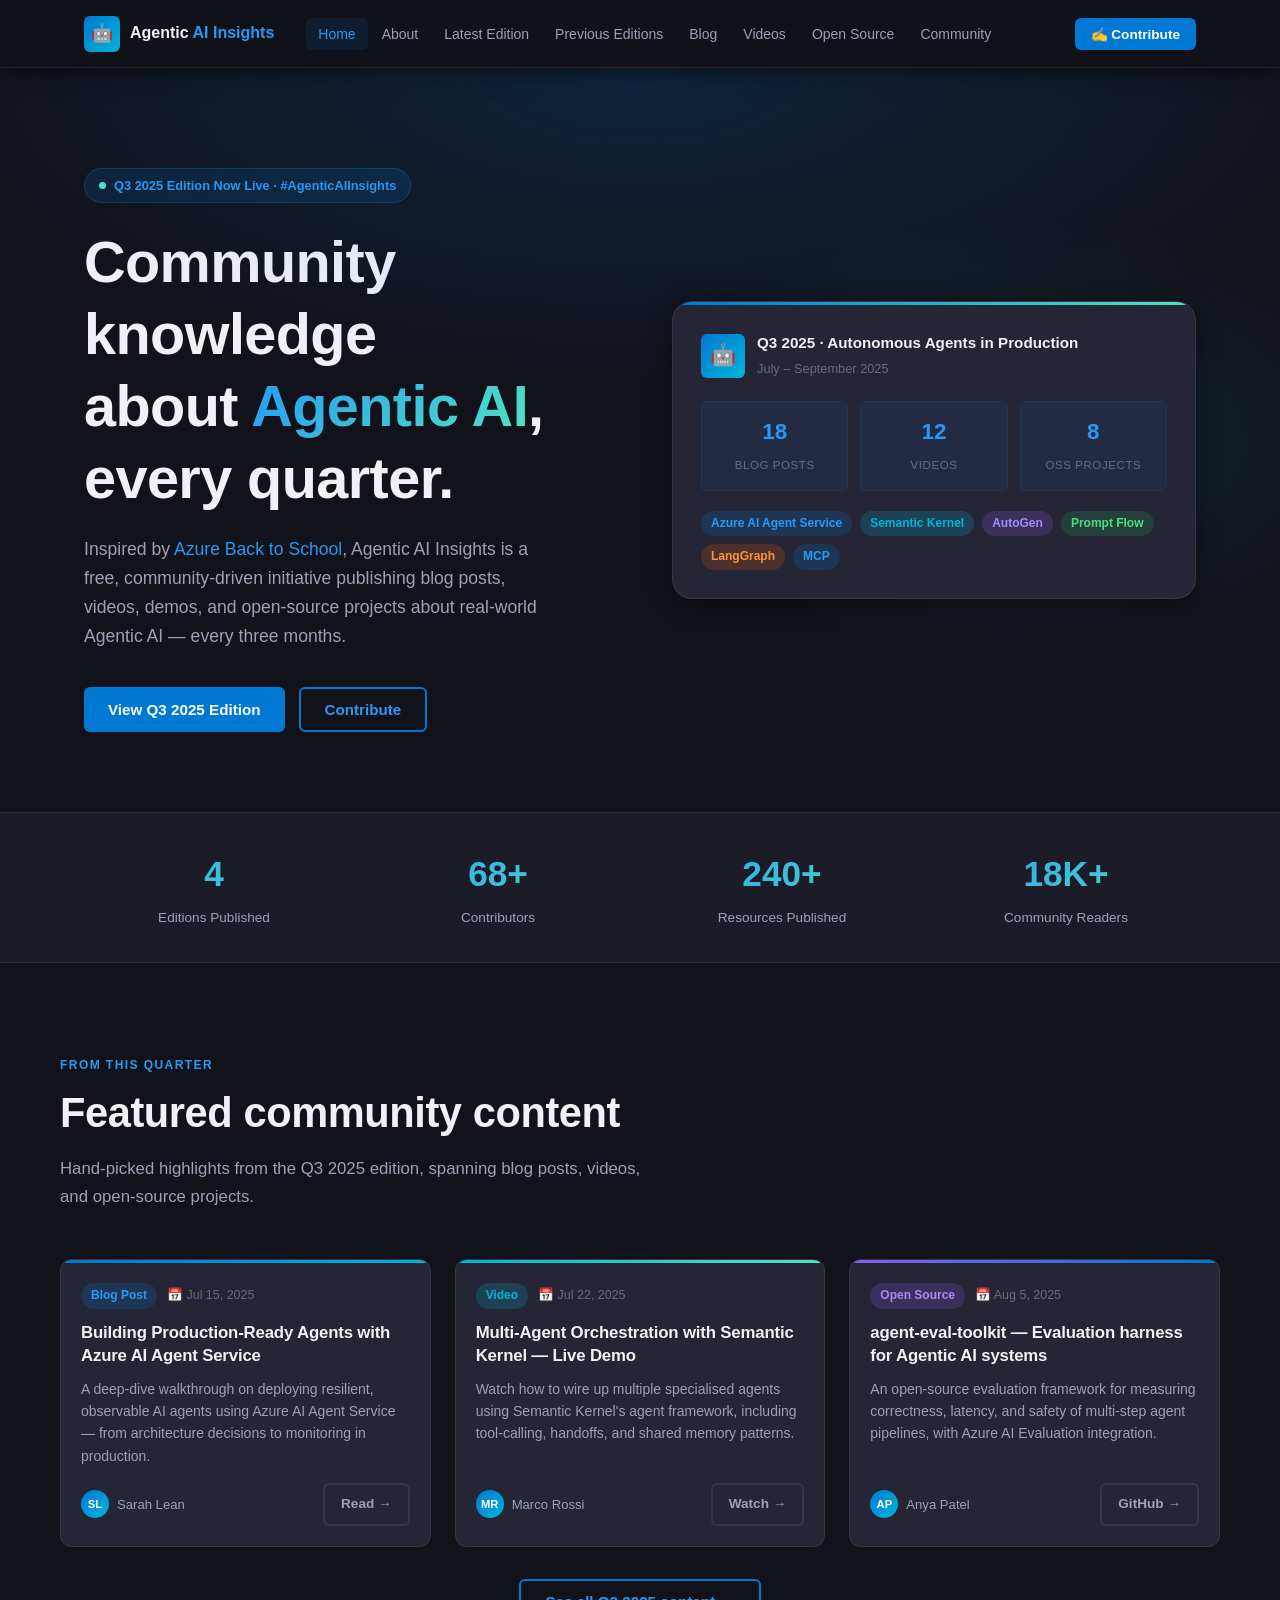
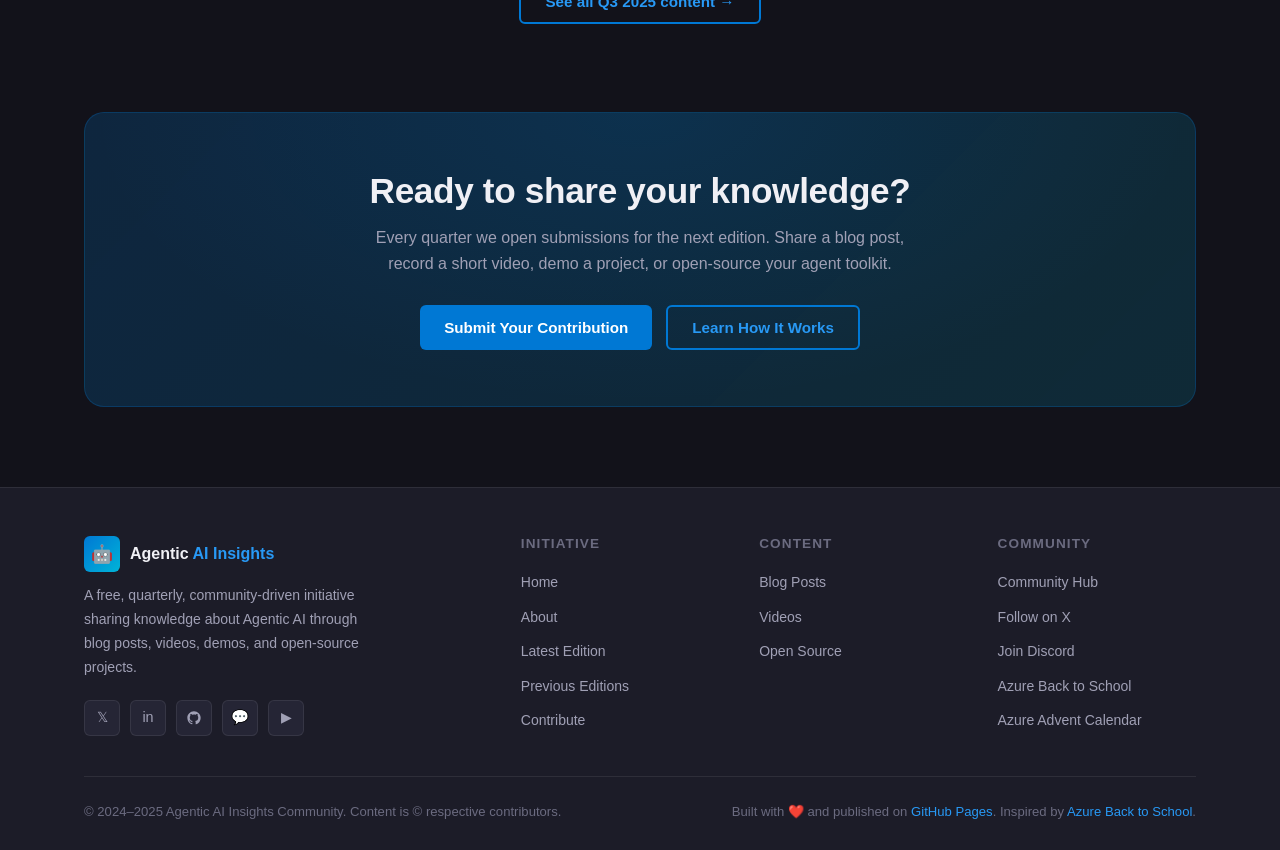
<file: docs/index.html>
<!DOCTYPE html>
<html lang="en">
<head>
  <meta charset="UTF-8" />
  <meta name="viewport" content="width=device-width, initial-scale=1.0" />
  <meta name="description" content="Agentic AI Insights — a quarterly, community-driven initiative sharing knowledge about Agentic AI through blog posts, videos, demos, and open-source projects." />
  <meta property="og:title" content="Agentic AI Insights" />
  <meta property="og:description" content="Quarterly community knowledge sharing about Agentic AI." />
  <meta property="og:type" content="website" />
  <title>Agentic AI Insights</title>
  <link rel="stylesheet" href="assets/css/style.css" />
  <link rel="icon" href="data:image/svg+xml,<svg xmlns='http://www.w3.org/2000/svg' viewBox='0 0 100 100'><rect width='100' height='100' rx='20' fill='%230078D4'/><text y='.9em' font-size='70' x='15'>🤖</text></svg>" />
</head>
<body>

<!-- ============================================================
     NAVIGATION
     ============================================================ -->
<nav id="navbar" role="navigation" aria-label="Main navigation">
  <div class="container nav-inner">
    <a class="nav-logo" href="#" data-section="home" aria-label="Agentic AI Insights home">
      <div class="nav-logo-icon" aria-hidden="true">🤖</div>
      <div class="nav-logo-text">Agentic <span>AI Insights</span></div>
    </a>

    <ul class="nav-links" role="list">
      <li><button class="nav-link active" data-section="home">Home</button></li>
      <li><button class="nav-link" data-section="about">About</button></li>
      <li><button class="nav-link" data-section="latest">Latest Edition</button></li>
      <li><button class="nav-link" data-section="editions">Previous Editions</button></li>
      <li><button class="nav-link" data-section="blog">Blog</button></li>
      <li><button class="nav-link" data-section="videos">Videos</button></li>
      <li><button class="nav-link" data-section="opensource">Open Source</button></li>
      <li><button class="nav-link" data-section="community">Community</button></li>
    </ul>

    <div class="nav-cta">
      <button class="btn btn-primary btn-sm" data-section="contribute">✍️ Contribute</button>
    </div>

    <button class="nav-hamburger" id="hamburger" aria-label="Toggle mobile menu" aria-expanded="false">
      <span></span><span></span><span></span>
    </button>
  </div>
</nav>

<!-- Mobile nav drawer -->
<nav id="mobile-nav" class="nav-mobile" aria-label="Mobile navigation">
  <button class="nav-link" data-section="home">🏠 Home</button>
  <button class="nav-link" data-section="about">ℹ️ About</button>
  <button class="nav-link" data-section="latest">🆕 Latest Edition</button>
  <button class="nav-link" data-section="editions">📚 Previous Editions</button>
  <button class="nav-link" data-section="blog">✍️ Blog</button>
  <button class="nav-link" data-section="videos">🎬 Videos</button>
  <button class="nav-link" data-section="opensource">💻 Open Source</button>
  <button class="nav-link" data-section="community">🤝 Community</button>
  <button class="nav-link" data-section="contribute">🚀 Contribute</button>
</nav>


<!-- ============================================================
     SECTION: HOME
     ============================================================ -->
<section id="section-home" class="page-section" aria-label="Home">

  <!-- Hero -->
  <div class="hero">
    <div class="hero-bg" aria-hidden="true"></div>
    <div class="container">
      <div class="hero-grid">
        <div class="hero-content">
          <div class="hero-badge">
            <span class="hero-badge-dot" aria-hidden="true"></span>
            Q3 2025 Edition Now Live · #AgenticAIInsights
          </div>
          <h1 class="hero-title">
            Community knowledge<br>
            about <span class="gradient-text">Agentic AI</span>,<br>
            every quarter.
          </h1>
          <p class="hero-subtitle">
            Inspired by <a href="https://azurebacktoschool.github.io" target="_blank" rel="noopener">Azure Back to School</a>,
            Agentic AI Insights is a free, community-driven initiative publishing
            blog posts, videos, demos, and open-source projects about real-world
            Agentic AI — every three months.
          </p>
          <div class="hero-actions">
            <button class="btn btn-primary" data-section="latest">View Q3 2025 Edition</button>
            <button class="btn btn-outline" data-section="contribute">Contribute</button>
          </div>
        </div>

        <div class="hero-visual" aria-hidden="true">
          <div class="hero-card">
            <div class="hero-card-header">
              <div class="hero-card-icon">🤖</div>
              <div class="hero-card-meta">
                <strong>Q3 2025 · Autonomous Agents in Production</strong>
                <span>July – September 2025</span>
              </div>
            </div>
            <div class="hero-stat-row">
              <div class="hero-stat">
                <span class="hero-stat-value">18</span>
                <span class="hero-stat-label">Blog Posts</span>
              </div>
              <div class="hero-stat">
                <span class="hero-stat-value">12</span>
                <span class="hero-stat-label">Videos</span>
              </div>
              <div class="hero-stat">
                <span class="hero-stat-value">8</span>
                <span class="hero-stat-label">OSS Projects</span>
              </div>
            </div>
            <div class="hero-topics">
              <span class="tag tag-blue">Azure AI Agent Service</span>
              <span class="tag tag-teal">Semantic Kernel</span>
              <span class="tag tag-purple">AutoGen</span>
              <span class="tag tag-green">Prompt Flow</span>
              <span class="tag tag-orange">LangGraph</span>
              <span class="tag tag-blue">MCP</span>
            </div>
          </div>
        </div>
      </div>
    </div>
  </div>

  <!-- Stats bar -->
  <div class="stats-bar">
    <div class="container">
      <div class="stats-grid">
        <div class="stat-item">
          <span class="stat-item-value" data-count="4" data-suffix="">4</span>
          <div class="stat-item-label">Editions Published</div>
        </div>
        <div class="stat-item">
          <span class="stat-item-value" data-count="68" data-suffix="+">68+</span>
          <div class="stat-item-label">Contributors</div>
        </div>
        <div class="stat-item">
          <span class="stat-item-value" data-count="240" data-suffix="+">240+</span>
          <div class="stat-item-label">Resources Published</div>
        </div>
        <div class="stat-item">
          <span class="stat-item-value" data-count="18" data-suffix="K+">18K+</span>
          <div class="stat-item-label">Community Readers</div>
        </div>
      </div>
    </div>
  </div>

  <!-- Featured content -->
  <div class="container section-pad">
    <span class="section-label">From This Quarter</span>
    <h2 class="section-title">Featured community content</h2>
    <p class="section-subtitle">Hand-picked highlights from the Q3 2025 edition, spanning blog posts, videos, and open-source projects.</p>

    <div class="featured-grid mt-48">

      <article class="card">
        <div class="card-accent-bar"></div>
        <div class="card-body">
          <div class="card-meta">
            <span class="tag tag-blue">Blog Post</span>
            <span class="card-date">📅 Jul 15, 2025</span>
          </div>
          <h3 class="card-title">Building Production-Ready Agents with Azure AI Agent Service</h3>
          <p class="card-excerpt">A deep-dive walkthrough on deploying resilient, observable AI agents using Azure AI Agent Service — from architecture decisions to monitoring in production.</p>
          <div class="card-footer">
            <div class="card-author">
              <div class="avatar">SL</div>
              <span class="card-author-name">Sarah Lean</span>
            </div>
            <a href="#" class="btn btn-ghost btn-sm">Read →</a>
          </div>
        </div>
      </article>

      <article class="card">
        <div class="card-accent-bar teal"></div>
        <div class="card-body">
          <div class="card-meta">
            <span class="tag tag-teal">Video</span>
            <span class="card-date">📅 Jul 22, 2025</span>
          </div>
          <h3 class="card-title">Multi-Agent Orchestration with Semantic Kernel — Live Demo</h3>
          <p class="card-excerpt">Watch how to wire up multiple specialised agents using Semantic Kernel's agent framework, including tool-calling, handoffs, and shared memory patterns.</p>
          <div class="card-footer">
            <div class="card-author">
              <div class="avatar">MR</div>
              <span class="card-author-name">Marco Rossi</span>
            </div>
            <a href="#" class="btn btn-ghost btn-sm">Watch →</a>
          </div>
        </div>
      </article>

      <article class="card">
        <div class="card-accent-bar purple"></div>
        <div class="card-body">
          <div class="card-meta">
            <span class="tag tag-purple">Open Source</span>
            <span class="card-date">📅 Aug 5, 2025</span>
          </div>
          <h3 class="card-title">agent-eval-toolkit — Evaluation harness for Agentic AI systems</h3>
          <p class="card-excerpt">An open-source evaluation framework for measuring correctness, latency, and safety of multi-step agent pipelines, with Azure AI Evaluation integration.</p>
          <div class="card-footer">
            <div class="card-author">
              <div class="avatar">AP</div>
              <span class="card-author-name">Anya Patel</span>
            </div>
            <a href="https://github.com" target="_blank" rel="noopener" class="btn btn-ghost btn-sm">GitHub →</a>
          </div>
        </div>
      </article>

    </div>

    <!-- CTA to see full edition -->
    <div class="text-center mt-32">
      <button class="btn btn-outline" data-section="latest">See all Q3 2025 content →</button>
    </div>
  </div>

  <!-- What's inside banner -->
  <div class="container">
    <div class="cta-banner">
      <h2>Ready to share your knowledge?</h2>
      <p>Every quarter we open submissions for the next edition. Share a blog post, record a short video, demo a project, or open-source your agent toolkit.</p>
      <div class="cta-actions">
        <button class="btn btn-primary" data-section="contribute">Submit Your Contribution</button>
        <button class="btn btn-outline" data-section="about">Learn How It Works</button>
      </div>
    </div>
    <div style="height:80px"></div>
  </div>

</section><!-- /HOME -->


<!-- ============================================================
     SECTION: ABOUT
     ============================================================ -->
<section id="section-about" class="page-section" aria-label="About">

  <div class="page-header">
    <div class="container">
      <span class="section-label">About</span>
      <h1 class="section-title">Community-driven Agentic AI knowledge</h1>
      <p class="section-subtitle">Inspired by <a href="https://azurebacktoschool.github.io" target="_blank" rel="noopener">Azure Back to School</a>, Azure Advent Calendar, and Azure Spring Clean — free, quarterly, and 100% community-powered.</p>
    </div>
  </div>

  <div class="container section-pad">
    <div class="about-grid">

      <div>
        <span class="section-label">Mission</span>
        <h2 class="section-title" style="font-size:1.9rem">Why Agentic AI Insights?</h2>
        <p style="color:var(--text-secondary);margin-bottom:24px;line-height:1.8">
          In the spirit of the <strong style="color:var(--text-primary)">#AzureFamily</strong> community — the same energy that powers Azure Advent Calendar, Azure Spring Clean, and Azure Back to School — Agentic AI Insights dedicates a whole quarter to one of the most transformative shifts in AI: <em>autonomous, goal-driven agents</em>.
        </p>
        <p style="color:var(--text-secondary);margin-bottom:24px;line-height:1.8">
          Every three months, practitioners, MVPs, and enthusiasts from across the community come together to publish blog posts, record short videos, ship demos, and release open-source tools — all focused on real-world Agentic AI.
        </p>
        <p style="color:var(--text-secondary);margin-bottom:32px;line-height:1.8">
          Contributors share their work on social media using <strong style="color:var(--azure-blue-light)">#AgenticAIInsights</strong> and link back to this site, growing a permanent, freely accessible knowledge base for everyone.
        </p>
        <div class="flex gap-12 flex-wrap">
          <button class="btn btn-primary" data-section="contribute">Contribute to Next Edition</button>
          <button class="btn btn-ghost" data-section="community">Join the Community</button>
        </div>
      </div>

      <div>
        <span class="section-label">How It Works</span>
        <div class="timeline">
          <div class="timeline-item">
            <div class="timeline-dot"></div>
            <h4>📢 Call for Contributions Opens (Week 1)</h4>
            <p>At the start of each quarter, we open submissions via a simple form. Blog posts, videos, demos, and open-source projects are all welcome.</p>
          </div>
          <div class="timeline-item">
            <div class="timeline-dot"></div>
            <h4>✍️ Community Creates Content (Weeks 2–10)</h4>
            <p>Contributors publish their content on their own platforms — personal blogs, YouTube, GitHub — and submit the link. We link everything from this site.</p>
          </div>
          <div class="timeline-item">
            <div class="timeline-dot"></div>
            <h4>📅 Edition Goes Live (Week 11)</h4>
            <p>The full edition schedule is published here, just like Azure Back to School — a table of dates, topics, and contributors.</p>
          </div>
          <div class="timeline-item">
            <div class="timeline-dot"></div>
            <h4>🎉 Community Celebration &amp; Wrap-up (Week 13)</h4>
            <p>We round up the edition with a community call, highlights post, and open nominations for the next quarter's theme.</p>
          </div>
        </div>
      </div>
    </div>

    <div class="divider"></div>

    <span class="section-label">Our Values</span>
    <h2 class="section-title" style="font-size:1.9rem;margin-top:8px">What we stand for</h2>
    <div class="value-grid mt-24">
      <div class="value-card">
        <div class="value-icon">🌐</div>
        <h4>Open &amp; Free</h4>
        <p>All content is freely accessible, forever. No paywalls, no signups to read.</p>
      </div>
      <div class="value-card">
        <div class="value-icon">🤝</div>
        <h4>Community-First</h4>
        <p>Content by practitioners, for practitioners. Every contributor is credited and celebrated.</p>
      </div>
      <div class="value-card">
        <div class="value-icon">🔬</div>
        <h4>Practical &amp; Real-World</h4>
        <p>We prefer working demos, real lessons learned, and honest write-ups over marketing.</p>
      </div>
      <div class="value-card">
        <div class="value-icon">🔄</div>
        <h4>Quarterly Cadence</h4>
        <p>Three months gives contributors enough time to ship something meaningful, not just a tweet thread.</p>
      </div>
    </div>

    <div class="divider"></div>

    <span class="section-label">Inspiration</span>
    <h2 class="section-title" style="font-size:1.9rem;margin-top:8px">Standing on the shoulders of giants</h2>
    <p style="color:var(--text-secondary);max-width:680px;margin-bottom:32px">
      Agentic AI Insights wouldn't exist without these incredible community initiatives. Go check them out:
    </p>
    <div class="flex gap-16 flex-wrap">
      <a href="https://azurebacktoschool.github.io" target="_blank" rel="noopener" class="btn btn-ghost">🏫 Azure Back to School</a>
      <a href="https://azureadventcalendar.com" target="_blank" rel="noopener" class="btn btn-ghost">🎄 Azure Advent Calendar</a>
      <a href="https://www.azurespringclean.com" target="_blank" rel="noopener" class="btn btn-ghost">🌸 Azure Spring Clean</a>
    </div>
  </div>

</section><!-- /ABOUT -->


<!-- ============================================================
     SECTION: LATEST EDITION
     ============================================================ -->
<section id="section-latest" class="page-section" aria-label="Latest Edition">

  <div class="page-header">
    <div class="container">
      <div class="page-header-inner">
        <div>
          <span class="section-label">Q3 2025 · July – September</span>
          <h1 class="section-title">Autonomous Agents in Production</h1>
          <p class="section-subtitle">18 blog posts, 12 videos, 8 open-source projects, and 4 live demos from 38 contributors across the globe.</p>
        </div>
        <div class="flex gap-12">
          <span class="tag tag-blue" style="font-size:0.85rem;padding:6px 14px">🟢 Live</span>
        </div>
      </div>
    </div>
  </div>

  <div class="container section-pad">

    <!-- Edition highlights -->
    <div class="edition-hero-card mb-32">
      <div class="edition-hero-body">
        <span class="section-label">Edition Theme</span>
        <h2 class="edition-hero-title">Taking Agentic AI from prototype to production</h2>
        <p style="color:var(--text-secondary);max-width:700px;line-height:1.8">
          This quarter we focus on what it takes to ship agents in the real world — reliability, observability, evaluation, safety guardrails, and the tooling that makes it possible. Contributors share battle-tested patterns, lessons learned, and working code.
        </p>
        <div class="edition-stats">
          <div class="edition-stat"><strong>38</strong><span>Contributors</span></div>
          <div class="edition-stat"><strong>42</strong><span>Resources</span></div>
          <div class="edition-stat"><strong>6</strong><span>Countries</span></div>
          <div class="edition-stat"><strong>Jul 1–Sep 30</strong><span>Window</span></div>
        </div>
        <div class="flex gap-12 flex-wrap">
          <span class="tag tag-blue">Azure AI Agent Service</span>
          <span class="tag tag-teal">Semantic Kernel</span>
          <span class="tag tag-purple">AutoGen</span>
          <span class="tag tag-green">Prompt Flow</span>
          <span class="tag tag-orange">LangGraph</span>
          <span class="tag tag-blue">MCP</span>
          <span class="tag tag-teal">Evaluation</span>
          <span class="tag tag-purple">Observability</span>
        </div>
      </div>
    </div>

    <!-- Schedule table -->
    <span class="section-label">Full Schedule</span>
    <h2 class="section-title mt-8" style="font-size:1.6rem">Content schedule</h2>
    <p style="color:var(--text-secondary);margin-bottom:28px">Updated as each contribution goes live. Share yours with <strong style="color:var(--azure-blue-light)">#AgenticAIInsights</strong>.</p>

    <div style="overflow-x:auto">
      <table style="width:100%;border-collapse:collapse;font-size:0.9rem">
        <thead>
          <tr style="border-bottom:2px solid var(--azure-blue);text-align:left">
            <th style="padding:12px 16px;color:var(--text-muted);font-weight:600;white-space:nowrap">Date</th>
            <th style="padding:12px 16px;color:var(--text-muted);font-weight:600">Topic</th>
            <th style="padding:12px 16px;color:var(--text-muted);font-weight:600">Contributor</th>
            <th style="padding:12px 16px;color:var(--text-muted);font-weight:600">Type</th>
            <th style="padding:12px 16px;color:var(--text-muted);font-weight:600">Link</th>
          </tr>
        </thead>
        <tbody id="schedule-body">

          <tr style="border-bottom:1px solid var(--border)">
            <td style="padding:12px 16px;white-space:nowrap;color:var(--text-muted)">1 Jul 2025</td>
            <td style="padding:12px 16px">Welcome to Agentic AI Insights Q3 2025</td>
            <td style="padding:12px 16px">Dwayne Natwick</td>
            <td style="padding:12px 16px"><span class="tag tag-blue">Blog</span></td>
            <td style="padding:12px 16px"><a href="#" style="color:var(--azure-blue-light)">Read →</a></td>
          </tr>
          <tr style="border-bottom:1px solid var(--border)">
            <td style="padding:12px 16px;white-space:nowrap;color:var(--text-muted)">7 Jul 2025</td>
            <td style="padding:12px 16px">Building Production-Ready Agents with Azure AI Agent Service</td>
            <td style="padding:12px 16px">Sarah Lean</td>
            <td style="padding:12px 16px"><span class="tag tag-blue">Blog</span></td>
            <td style="padding:12px 16px"><a href="#" style="color:var(--azure-blue-light)">Read →</a></td>
          </tr>
          <tr style="border-bottom:1px solid var(--border)">
            <td style="padding:12px 16px;white-space:nowrap;color:var(--text-muted)">10 Jul 2025</td>
            <td style="padding:12px 16px">Multi-Agent Orchestration with Semantic Kernel — Live Demo</td>
            <td style="padding:12px 16px">Marco Rossi</td>
            <td style="padding:12px 16px"><span class="tag tag-teal">Video</span></td>
            <td style="padding:12px 16px"><a href="#" style="color:var(--azure-blue-light)">Watch →</a></td>
          </tr>
          <tr style="border-bottom:1px solid var(--border)">
            <td style="padding:12px 16px;white-space:nowrap;color:var(--text-muted)">14 Jul 2025</td>
            <td style="padding:12px 16px">AutoGen 0.4 — What Changed and Why It Matters</td>
            <td style="padding:12px 16px">Priya Nair</td>
            <td style="padding:12px 16px"><span class="tag tag-blue">Blog</span></td>
            <td style="padding:12px 16px"><a href="#" style="color:var(--azure-blue-light)">Read →</a></td>
          </tr>
          <tr style="border-bottom:1px solid var(--border)">
            <td style="padding:12px 16px;white-space:nowrap;color:var(--text-muted)">17 Jul 2025</td>
            <td style="padding:12px 16px">Observability for Agentic AI: Tracing with Azure Monitor</td>
            <td style="padding:12px 16px">Thomas Thornton</td>
            <td style="padding:12px 16px"><span class="tag tag-blue">Blog</span></td>
            <td style="padding:12px 16px"><a href="#" style="color:var(--azure-blue-light)">Read →</a></td>
          </tr>
          <tr style="border-bottom:1px solid var(--border)">
            <td style="padding:12px 16px;white-space:nowrap;color:var(--text-muted)">21 Jul 2025</td>
            <td style="padding:12px 16px">Guardrails and Safety for Production Agents</td>
            <td style="padding:12px 16px">Wim Matthyssen</td>
            <td style="padding:12px 16px"><span class="tag tag-teal">Video</span></td>
            <td style="padding:12px 16px"><a href="#" style="color:var(--azure-blue-light)">Watch →</a></td>
          </tr>
          <tr style="border-bottom:1px solid var(--border)">
            <td style="padding:12px 16px;white-space:nowrap;color:var(--text-muted)">24 Jul 2025</td>
            <td style="padding:12px 16px">agent-eval-toolkit — Open-source evaluation harness</td>
            <td style="padding:12px 16px">Anya Patel</td>
            <td style="padding:12px 16px"><span class="tag tag-purple">OSS</span></td>
            <td style="padding:12px 16px"><a href="https://github.com" target="_blank" rel="noopener" style="color:var(--azure-blue-light)">GitHub →</a></td>
          </tr>
          <tr style="border-bottom:1px solid var(--border)">
            <td style="padding:12px 16px;white-space:nowrap;color:var(--text-muted)">28 Jul 2025</td>
            <td style="padding:12px 16px">LangGraph on Azure Container Apps — End-to-End Deployment</td>
            <td style="padding:12px 16px">Carlos Mendez</td>
            <td style="padding:12px 16px"><span class="tag tag-green">Demo</span></td>
            <td style="padding:12px 16px"><a href="#" style="color:var(--azure-blue-light)">View →</a></td>
          </tr>
          <tr style="border-bottom:1px solid var(--border)">
            <td style="padding:12px 16px;white-space:nowrap;color:var(--text-muted)">4 Aug 2025</td>
            <td style="padding:12px 16px">MCP: The Protocol Powering Tool-Calling in Agents</td>
            <td style="padding:12px 16px">Gregor Suttie</td>
            <td style="padding:12px 16px"><span class="tag tag-blue">Blog</span></td>
            <td style="padding:12px 16px"><a href="#" style="color:var(--azure-blue-light)">Read →</a></td>
          </tr>
          <tr style="border-bottom:1px solid var(--border)">
            <td style="padding:12px 16px;white-space:nowrap;color:var(--text-muted)">7 Aug 2025</td>
            <td style="padding:12px 16px">Semantic Kernel Plugins — Building a Custom Tool Library</td>
            <td style="padding:12px 16px">Jurgen Kevelaers</td>
            <td style="padding:12px 16px"><span class="tag tag-teal">Video</span></td>
            <td style="padding:12px 16px"><a href="#" style="color:var(--azure-blue-light)">Watch →</a></td>
          </tr>
          <tr style="border-bottom:1px solid var(--border)">
            <td style="padding:12px 16px;white-space:nowrap;color:var(--text-muted)">11 Aug 2025</td>
            <td style="padding:12px 16px">Prompt Flow vs. Semantic Kernel: Choosing the Right Framework</td>
            <td style="padding:12px 16px">Vaibhav Gujral</td>
            <td style="padding:12px 16px"><span class="tag tag-blue">Blog</span></td>
            <td style="padding:12px 16px"><a href="#" style="color:var(--azure-blue-light)">Read →</a></td>
          </tr>
          <tr style="border-bottom:1px solid var(--border)">
            <td style="padding:12px 16px;white-space:nowrap;color:var(--text-muted)">14 Aug 2025</td>
            <td style="padding:12px 16px">azure-agent-starter — Bicep template for agent infrastructure</td>
            <td style="padding:12px 16px">Karel De Winter</td>
            <td style="padding:12px 16px"><span class="tag tag-purple">OSS</span></td>
            <td style="padding:12px 16px"><a href="https://github.com" target="_blank" rel="noopener" style="color:var(--azure-blue-light)">GitHub →</a></td>
          </tr>
          <tr style="border-bottom:1px solid var(--border)">
            <td style="padding:12px 16px;white-space:nowrap;color:var(--text-muted)">18 Aug 2025</td>
            <td style="padding:12px 16px">SRE Meets Agentic AI: Autonomous Incident Response</td>
            <td style="padding:12px 16px">Nick Colyer</td>
            <td style="padding:12px 16px"><span class="tag tag-teal">Video</span></td>
            <td style="padding:12px 16px"><a href="#" style="color:var(--azure-blue-light)">Watch →</a></td>
          </tr>
          <tr style="border-bottom:1px solid var(--border)">
            <td style="padding:12px 16px;white-space:nowrap;color:var(--text-muted)">21 Aug 2025</td>
            <td style="padding:12px 16px">Agentic RAG — Retrieval with Chain-of-Thought Planning</td>
            <td style="padding:12px 16px">Aisha Kamara</td>
            <td style="padding:12px 16px"><span class="tag tag-blue">Blog</span></td>
            <td style="padding:12px 16px"><a href="#" style="color:var(--azure-blue-light)">Read →</a></td>
          </tr>
          <tr style="border-bottom:1px solid var(--border)">
            <td style="padding:12px 16px;white-space:nowrap;color:var(--text-muted)">25 Aug 2025</td>
            <td style="padding:12px 16px">Testing Agentic Pipelines: Patterns and Anti-Patterns</td>
            <td style="padding:12px 16px">Peter De Tender</td>
            <td style="padding:12px 16px"><span class="tag tag-blue">Blog</span></td>
            <td style="padding:12px 16px"><a href="#" style="color:var(--azure-blue-light)">Read →</a></td>
          </tr>
          <tr style="border-bottom:1px solid var(--border)">
            <td style="padding:12px 16px;white-space:nowrap;color:var(--text-muted)">1 Sep 2025</td>
            <td style="padding:12px 16px">Cost Management for LLM-Powered Agents at Scale</td>
            <td style="padding:12px 16px">Luis Beltran</td>
            <td style="padding:12px 16px"><span class="tag tag-blue">Blog</span></td>
            <td style="padding:12px 16px"><a href="#" style="color:var(--azure-blue-light)">Read →</a></td>
          </tr>
          <tr style="border-bottom:1px solid var(--border)">
            <td style="padding:12px 16px;white-space:nowrap;color:var(--text-muted)">8 Sep 2025</td>
            <td style="padding:12px 16px">sk-agent-patterns — Reusable Semantic Kernel patterns</td>
            <td style="padding:12px 16px">Dave Rendon</td>
            <td style="padding:12px 16px"><span class="tag tag-purple">OSS</span></td>
            <td style="padding:12px 16px"><a href="https://github.com" target="_blank" rel="noopener" style="color:var(--azure-blue-light)">GitHub →</a></td>
          </tr>
          <tr style="border-bottom:1px solid var(--border)">
            <td style="padding:12px 16px;white-space:nowrap;color:var(--text-muted)">15 Sep 2025</td>
            <td style="padding:12px 16px">Deploying a Multi-Agent System with GitHub Actions + ACA</td>
            <td style="padding:12px 16px">Sarah Lean</td>
            <td style="padding:12px 16px"><span class="tag tag-green">Demo</span></td>
            <td style="padding:12px 16px"><a href="#" style="color:var(--azure-blue-light)">View →</a></td>
          </tr>
          <tr style="border-bottom:1px solid var(--border)">
            <td style="padding:12px 16px;white-space:nowrap;color:var(--text-muted)">22 Sep 2025</td>
            <td style="padding:12px 16px">Responsible AI Principles Applied to Autonomous Agents</td>
            <td style="padding:12px 16px">Wim Matthyssen</td>
            <td style="padding:12px 16px"><span class="tag tag-blue">Blog</span></td>
            <td style="padding:12px 16px"><a href="#" style="color:var(--azure-blue-light)">Read →</a></td>
          </tr>
          <tr style="border-bottom:1px solid var(--border)">
            <td style="padding:12px 16px;white-space:nowrap;color:var(--text-muted)">29 Sep 2025</td>
            <td style="padding:12px 16px">Q3 2025 Wrap-Up — Highlights and What's Next</td>
            <td style="padding:12px 16px">Dwayne Natwick</td>
            <td style="padding:12px 16px"><span class="tag tag-blue">Blog</span></td>
            <td style="padding:12px 16px"><a href="#" style="color:var(--azure-blue-light)">Read →</a></td>
          </tr>

        </tbody>
      </table>
    </div>

    <div class="cta-banner mt-48">
      <h2>Want to be in the next edition?</h2>
      <p>Q4 2025 submissions open October 1st. Theme: <strong>Agent Safety &amp; Governance</strong>.</p>
      <div class="cta-actions">
        <button class="btn btn-primary" data-section="contribute">Submit a Contribution</button>
      </div>
    </div>
  </div>

</section><!-- /LATEST -->


<!-- ============================================================
     SECTION: PREVIOUS EDITIONS
     ============================================================ -->
<section id="section-editions" class="page-section" aria-label="Previous Editions">

  <div class="page-header">
    <div class="container">
      <span class="section-label">Archive</span>
      <h1 class="section-title">Previous Editions</h1>
      <p class="section-subtitle">Every edition is preserved and freely accessible. Browse the archive to explore all community contributions.</p>
    </div>
  </div>

  <div class="container section-pad">

    <!-- Q2 2025 -->
    <div class="edition-archive-card mb-24">
      <div class="flex justify-between items-center flex-wrap gap-12" style="margin-bottom:16px">
        <div>
          <div class="edition-quarter">Q2 2025 · April – June</div>
          <div class="edition-theme">Multi-Agent Orchestration</div>
        </div>
        <span class="tag tag-blue">32 Resources</span>
      </div>
      <p style="color:var(--text-secondary);font-size:0.875rem;margin-bottom:16px">
        The community explored how to compose multiple specialised agents into robust pipelines — covering orchestration patterns, inter-agent communication, shared memory, and failure handling.
      </p>
      <div class="edition-count-row mb-16">
        <span>📝 14 Blog Posts</span>
        <span>🎬 10 Videos</span>
        <span>💻 6 OSS Projects</span>
        <span>🎯 2 Live Demos</span>
        <span>👥 29 Contributors</span>
      </div>
      <div style="overflow-x:auto;margin-top:16px" id="q2-schedule" style="display:none">
        <table style="width:100%;border-collapse:collapse;font-size:0.875rem">
          <thead>
            <tr style="border-bottom:1px solid var(--azure-blue);text-align:left">
              <th style="padding:10px 14px;color:var(--text-muted);font-weight:600;white-space:nowrap">Date</th>
              <th style="padding:10px 14px;color:var(--text-muted);font-weight:600">Topic</th>
              <th style="padding:10px 14px;color:var(--text-muted);font-weight:600">Contributor</th>
              <th style="padding:10px 14px;color:var(--text-muted);font-weight:600">Type</th>
              <th style="padding:10px 14px;color:var(--text-muted);font-weight:600">Link</th>
            </tr>
          </thead>
          <tbody>
            <tr style="border-bottom:1px solid var(--border)"><td style="padding:10px 14px;white-space:nowrap;color:var(--text-muted)">1 Apr 2025</td><td style="padding:10px 14px">Welcome to Q2 2025</td><td style="padding:10px 14px">Dwayne Natwick</td><td style="padding:10px 14px"><span class="tag tag-blue">Blog</span></td><td style="padding:10px 14px"><a href="#" style="color:var(--azure-blue-light)">Read →</a></td></tr>
            <tr style="border-bottom:1px solid var(--border)"><td style="padding:10px 14px;white-space:nowrap;color:var(--text-muted)">7 Apr 2025</td><td style="padding:10px 14px">AutoGen Multi-Agent Conversations: Patterns &amp; Pitfalls</td><td style="padding:10px 14px">Priya Nair</td><td style="padding:10px 14px"><span class="tag tag-blue">Blog</span></td><td style="padding:10px 14px"><a href="#" style="color:var(--azure-blue-light)">Read →</a></td></tr>
            <tr style="border-bottom:1px solid var(--border)"><td style="padding:10px 14px;white-space:nowrap;color:var(--text-muted)">14 Apr 2025</td><td style="padding:10px 14px">Orchestrating Agents with Semantic Kernel's Process Framework</td><td style="padding:10px 14px">Marco Rossi</td><td style="padding:10px 14px"><span class="tag tag-teal">Video</span></td><td style="padding:10px 14px"><a href="#" style="color:var(--azure-blue-light)">Watch →</a></td></tr>
            <tr style="border-bottom:1px solid var(--border)"><td style="padding:10px 14px;white-space:nowrap;color:var(--text-muted)">21 Apr 2025</td><td style="padding:10px 14px">multi-agent-starter — Azure Bicep template for multi-agent systems</td><td style="padding:10px 14px">Karel De Winter</td><td style="padding:10px 14px"><span class="tag tag-purple">OSS</span></td><td style="padding:10px 14px"><a href="https://github.com" target="_blank" rel="noopener" style="color:var(--azure-blue-light)">GitHub →</a></td></tr>
            <tr style="border-bottom:1px solid var(--border)"><td style="padding:10px 14px;white-space:nowrap;color:var(--text-muted)">5 May 2025</td><td style="padding:10px 14px">Shared State in Multi-Agent Systems with Azure Cosmos DB</td><td style="padding:10px 14px">Thomas Thornton</td><td style="padding:10px 14px"><span class="tag tag-blue">Blog</span></td><td style="padding:10px 14px"><a href="#" style="color:var(--azure-blue-light)">Read →</a></td></tr>
            <tr style="border-bottom:1px solid var(--border)"><td style="padding:10px 14px;white-space:nowrap;color:var(--text-muted)">30 Jun 2025</td><td style="padding:10px 14px">Q2 2025 Wrap-Up</td><td style="padding:10px 14px">Dwayne Natwick</td><td style="padding:10px 14px"><span class="tag tag-blue">Blog</span></td><td style="padding:10px 14px"><a href="#" style="color:var(--azure-blue-light)">Read →</a></td></tr>
          </tbody>
        </table>
      </div>
      <button class="btn btn-ghost btn-sm mt-16" data-edition-toggle="q2-schedule">View Schedule ↓</button>
    </div>

    <!-- Q1 2025 -->
    <div class="edition-archive-card mb-24">
      <div class="flex justify-between items-center flex-wrap gap-12" style="margin-bottom:16px">
        <div>
          <div class="edition-quarter">Q1 2025 · January – March</div>
          <div class="edition-theme">Building Your First AI Agent</div>
        </div>
        <span class="tag tag-teal">28 Resources</span>
      </div>
      <p style="color:var(--text-secondary);font-size:0.875rem;margin-bottom:16px">
        A beginner-friendly edition focused on getting started with Agentic AI — covering the basics of agents, tool use, memory, planning, and first deployments on Azure.
      </p>
      <div class="edition-count-row mb-16">
        <span>📝 12 Blog Posts</span>
        <span>🎬 9 Videos</span>
        <span>💻 5 OSS Projects</span>
        <span>🎯 2 Live Demos</span>
        <span>👥 24 Contributors</span>
      </div>
      <div style="overflow-x:auto;margin-top:16px" id="q1-schedule" style="display:none">
        <table style="width:100%;border-collapse:collapse;font-size:0.875rem">
          <thead>
            <tr style="border-bottom:1px solid var(--azure-blue);text-align:left">
              <th style="padding:10px 14px;color:var(--text-muted);font-weight:600;white-space:nowrap">Date</th>
              <th style="padding:10px 14px;color:var(--text-muted);font-weight:600">Topic</th>
              <th style="padding:10px 14px;color:var(--text-muted);font-weight:600">Contributor</th>
              <th style="padding:10px 14px;color:var(--text-muted);font-weight:600">Type</th>
              <th style="padding:10px 14px;color:var(--text-muted);font-weight:600">Link</th>
            </tr>
          </thead>
          <tbody>
            <tr style="border-bottom:1px solid var(--border)"><td style="padding:10px 14px;white-space:nowrap;color:var(--text-muted)">6 Jan 2025</td><td style="padding:10px 14px">What Is an AI Agent? A Practical Definition</td><td style="padding:10px 14px">Sarah Lean</td><td style="padding:10px 14px"><span class="tag tag-blue">Blog</span></td><td style="padding:10px 14px"><a href="#" style="color:var(--azure-blue-light)">Read →</a></td></tr>
            <tr style="border-bottom:1px solid var(--border)"><td style="padding:10px 14px;white-space:nowrap;color:var(--text-muted)">13 Jan 2025</td><td style="padding:10px 14px">Your First Agent with Azure AI Agent Service</td><td style="padding:10px 14px">Gregor Suttie</td><td style="padding:10px 14px"><span class="tag tag-teal">Video</span></td><td style="padding:10px 14px"><a href="#" style="color:var(--azure-blue-light)">Watch →</a></td></tr>
            <tr style="border-bottom:1px solid var(--border)"><td style="padding:10px 14px;white-space:nowrap;color:var(--text-muted)">20 Jan 2025</td><td style="padding:10px 14px">Tool Use &amp; Function Calling Explained</td><td style="padding:10px 14px">Vaibhav Gujral</td><td style="padding:10px 14px"><span class="tag tag-blue">Blog</span></td><td style="padding:10px 14px"><a href="#" style="color:var(--azure-blue-light)">Read →</a></td></tr>
            <tr style="border-bottom:1px solid var(--border)"><td style="padding:10px 14px;white-space:nowrap;color:var(--text-muted)">31 Mar 2025</td><td style="padding:10px 14px">Q1 2025 Wrap-Up — Key Takeaways</td><td style="padding:10px 14px">Dwayne Natwick</td><td style="padding:10px 14px"><span class="tag tag-blue">Blog</span></td><td style="padding:10px 14px"><a href="#" style="color:var(--azure-blue-light)">Read →</a></td></tr>
          </tbody>
        </table>
      </div>
      <button class="btn btn-ghost btn-sm mt-16" data-edition-toggle="q1-schedule">View Schedule ↓</button>
    </div>

    <!-- Q4 2024 -->
    <div class="edition-archive-card">
      <div class="flex justify-between items-center flex-wrap gap-12" style="margin-bottom:16px">
        <div>
          <div class="edition-quarter">Q4 2024 · October – December</div>
          <div class="edition-theme">Agentic AI Foundations</div>
        </div>
        <span class="tag tag-purple">21 Resources</span>
      </div>
      <p style="color:var(--text-secondary);font-size:0.875rem;margin-bottom:16px">
        Our inaugural edition! The community came together to define what Agentic AI is, explore the landscape of frameworks, and share first impressions of real-world experiments.
      </p>
      <div class="edition-count-row mb-16">
        <span>📝 10 Blog Posts</span>
        <span>🎬 7 Videos</span>
        <span>💻 3 OSS Projects</span>
        <span>🎯 1 Live Demo</span>
        <span>👥 18 Contributors</span>
      </div>
      <div style="overflow-x:auto;margin-top:16px" id="q4-schedule" style="display:none">
        <table style="width:100%;border-collapse:collapse;font-size:0.875rem">
          <thead>
            <tr style="border-bottom:1px solid var(--azure-blue);text-align:left">
              <th style="padding:10px 14px;color:var(--text-muted);font-weight:600;white-space:nowrap">Date</th>
              <th style="padding:10px 14px;color:var(--text-muted);font-weight:600">Topic</th>
              <th style="padding:10px 14px;color:var(--text-muted);font-weight:600">Contributor</th>
              <th style="padding:10px 14px;color:var(--text-muted);font-weight:600">Type</th>
              <th style="padding:10px 14px;color:var(--text-muted);font-weight:600">Link</th>
            </tr>
          </thead>
          <tbody>
            <tr style="border-bottom:1px solid var(--border)"><td style="padding:10px 14px;white-space:nowrap;color:var(--text-muted)">1 Oct 2024</td><td style="padding:10px 14px">Introducing Agentic AI Insights — Why Now?</td><td style="padding:10px 14px">Dwayne Natwick</td><td style="padding:10px 14px"><span class="tag tag-blue">Blog</span></td><td style="padding:10px 14px"><a href="#" style="color:var(--azure-blue-light)">Read →</a></td></tr>
            <tr style="border-bottom:1px solid var(--border)"><td style="padding:10px 14px;white-space:nowrap;color:var(--text-muted)">7 Oct 2024</td><td style="padding:10px 14px">The Agentic AI Landscape: Frameworks Compared</td><td style="padding:10px 14px">Sarah Lean</td><td style="padding:10px 14px"><span class="tag tag-blue">Blog</span></td><td style="padding:10px 14px"><a href="#" style="color:var(--azure-blue-light)">Read →</a></td></tr>
            <tr style="border-bottom:1px solid var(--border)"><td style="padding:10px 14px;white-space:nowrap;color:var(--text-muted)">14 Oct 2024</td><td style="padding:10px 14px">Getting Started with Semantic Kernel</td><td style="padding:10px 14px">Gregor Suttie</td><td style="padding:10px 14px"><span class="tag tag-teal">Video</span></td><td style="padding:10px 14px"><a href="#" style="color:var(--azure-blue-light)">Watch →</a></td></tr>
            <tr style="border-bottom:1px solid var(--border)"><td style="padding:10px 14px;white-space:nowrap;color:var(--text-muted)">31 Dec 2024</td><td style="padding:10px 14px">Q4 2024 Wrap-Up — The Year in Agentic AI</td><td style="padding:10px 14px">Dwayne Natwick</td><td style="padding:10px 14px"><span class="tag tag-blue">Blog</span></td><td style="padding:10px 14px"><a href="#" style="color:var(--azure-blue-light)">Read →</a></td></tr>
          </tbody>
        </table>
      </div>
      <button class="btn btn-ghost btn-sm mt-16" data-edition-toggle="q4-schedule">View Schedule ↓</button>
    </div>

  </div>
</section><!-- /PREVIOUS EDITIONS -->


<!-- ============================================================
     SECTION: BLOG
     ============================================================ -->
<section id="section-blog" class="page-section" aria-label="Blog">

  <div class="page-header">
    <div class="container">
      <span class="section-label">Blog</span>
      <h1 class="section-title">Community blog posts</h1>
      <p class="section-subtitle">In-depth articles from practitioners sharing real-world Agentic AI knowledge.</p>
    </div>
  </div>

  <div class="container section-pad">
    <div class="blog-layout">
      <div>
        <div class="filter-bar filter-group">
          <button class="filter-btn active" data-filter="all">All Posts</button>
          <button class="filter-btn" data-filter="q3-2025">Q3 2025</button>
          <button class="filter-btn" data-filter="q2-2025">Q2 2025</button>
          <button class="filter-btn" data-filter="q1-2025">Q1 2025</button>
          <button class="filter-btn" data-filter="q4-2024">Q4 2024</button>
        </div>

        <div class="blog-grid">

          <article class="card card-wide" data-filter="q3-2025">
            <div class="card-thumb-placeholder" aria-hidden="true">📝</div>
            <div class="card-body">
              <div class="card-meta">
                <span class="tag tag-blue">Blog</span>
                <span class="tag tag-teal">Q3 2025</span>
                <span class="card-date">📅 Jul 7, 2025</span>
              </div>
              <h3 class="card-title">Building Production-Ready Agents with Azure AI Agent Service</h3>
              <p class="card-excerpt">A deep-dive walkthrough on deploying resilient, observable AI agents using Azure AI Agent Service — from architecture decisions to monitoring in production.</p>
              <div class="card-footer">
                <div class="card-author"><div class="avatar">SL</div><span class="card-author-name">Sarah Lean</span></div>
                <a href="#" class="btn btn-ghost btn-sm">Read →</a>
              </div>
            </div>
          </article>

          <article class="card card-wide" data-filter="q3-2025">
            <div class="card-thumb-placeholder" aria-hidden="true">🔍</div>
            <div class="card-body">
              <div class="card-meta">
                <span class="tag tag-blue">Blog</span>
                <span class="tag tag-teal">Q3 2025</span>
                <span class="card-date">📅 Jul 14, 2025</span>
              </div>
              <h3 class="card-title">AutoGen 0.4 — What Changed and Why It Matters</h3>
              <p class="card-excerpt">A tour of the AutoGen 0.4 architecture, covering the new async runtime, actor model, and what these changes mean for production multi-agent systems.</p>
              <div class="card-footer">
                <div class="card-author"><div class="avatar">PN</div><span class="card-author-name">Priya Nair</span></div>
                <a href="#" class="btn btn-ghost btn-sm">Read →</a>
              </div>
            </div>
          </article>

          <article class="card card-wide" data-filter="q3-2025">
            <div class="card-thumb-placeholder" aria-hidden="true">📊</div>
            <div class="card-body">
              <div class="card-meta">
                <span class="tag tag-blue">Blog</span>
                <span class="tag tag-teal">Q3 2025</span>
                <span class="card-date">📅 Jul 17, 2025</span>
              </div>
              <h3 class="card-title">Observability for Agentic AI: Tracing with Azure Monitor</h3>
              <p class="card-excerpt">How to instrument agentic pipelines with OpenTelemetry and route traces to Azure Monitor — including a sample dashboard and alert rules for production use.</p>
              <div class="card-footer">
                <div class="card-author"><div class="avatar">TT</div><span class="card-author-name">Thomas Thornton</span></div>
                <a href="#" class="btn btn-ghost btn-sm">Read →</a>
              </div>
            </div>
          </article>

          <article class="card card-wide" data-filter="q3-2025">
            <div class="card-thumb-placeholder" aria-hidden="true">🔗</div>
            <div class="card-body">
              <div class="card-meta">
                <span class="tag tag-blue">Blog</span>
                <span class="tag tag-teal">Q3 2025</span>
                <span class="card-date">📅 Aug 4, 2025</span>
              </div>
              <h3 class="card-title">MCP: The Protocol Powering Tool-Calling in Agents</h3>
              <p class="card-excerpt">An explainer on the Model Context Protocol (MCP) — what it is, how it works, and how to build MCP-compatible tools that work with any Agentic AI framework.</p>
              <div class="card-footer">
                <div class="card-author"><div class="avatar">GS</div><span class="card-author-name">Gregor Suttie</span></div>
                <a href="#" class="btn btn-ghost btn-sm">Read →</a>
              </div>
            </div>
          </article>

          <article class="card card-wide" data-filter="q2-2025">
            <div class="card-thumb-placeholder" aria-hidden="true">🤝</div>
            <div class="card-body">
              <div class="card-meta">
                <span class="tag tag-blue">Blog</span>
                <span class="tag tag-blue">Q2 2025</span>
                <span class="card-date">📅 Apr 7, 2025</span>
              </div>
              <h3 class="card-title">AutoGen Multi-Agent Conversations: Patterns &amp; Pitfalls</h3>
              <p class="card-excerpt">Real-world patterns for structuring multi-agent conversations in AutoGen, including lessons learned from production deployments and common failure modes to avoid.</p>
              <div class="card-footer">
                <div class="card-author"><div class="avatar">PN</div><span class="card-author-name">Priya Nair</span></div>
                <a href="#" class="btn btn-ghost btn-sm">Read →</a>
              </div>
            </div>
          </article>

          <article class="card card-wide" data-filter="q1-2025">
            <div class="card-thumb-placeholder" aria-hidden="true">🤖</div>
            <div class="card-body">
              <div class="card-meta">
                <span class="tag tag-blue">Blog</span>
                <span class="tag tag-purple">Q1 2025</span>
                <span class="card-date">📅 Jan 6, 2025</span>
              </div>
              <h3 class="card-title">What Is an AI Agent? A Practical Definition</h3>
              <p class="card-excerpt">Cutting through the hype: what does "agentic AI" actually mean in 2025? A practical, framework-agnostic definition with examples and a comparison to traditional automation.</p>
              <div class="card-footer">
                <div class="card-author"><div class="avatar">SL</div><span class="card-author-name">Sarah Lean</span></div>
                <a href="#" class="btn btn-ghost btn-sm">Read →</a>
              </div>
            </div>
          </article>

        </div>
      </div>

      <!-- Sidebar -->
      <aside class="sidebar">
        <div class="sidebar-widget">
          <h4>Popular Topics</h4>
          <div class="sidebar-tags">
            <span class="tag tag-blue">Azure AI</span>
            <span class="tag tag-teal">Semantic Kernel</span>
            <span class="tag tag-purple">AutoGen</span>
            <span class="tag tag-green">Evaluation</span>
            <span class="tag tag-orange">LangGraph</span>
            <span class="tag tag-blue">MCP</span>
            <span class="tag tag-teal">Observability</span>
            <span class="tag tag-purple">RAG</span>
          </div>
        </div>

        <div class="sidebar-widget">
          <h4>By Edition</h4>
          <div class="sidebar-topic">Q3 2025 <span>18</span></div>
          <div class="sidebar-topic">Q2 2025 <span>14</span></div>
          <div class="sidebar-topic">Q1 2025 <span>12</span></div>
          <div class="sidebar-topic">Q4 2024 <span>10</span></div>
        </div>

        <div class="sidebar-widget">
          <h4>Top Contributors</h4>
          <div style="display:flex;flex-direction:column;gap:10px">
            <div style="display:flex;align-items:center;gap:10px"><div class="avatar">SL</div><span style="font-size:0.875rem">Sarah Lean</span></div>
            <div style="display:flex;align-items:center;gap:10px"><div class="avatar">TT</div><span style="font-size:0.875rem">Thomas Thornton</span></div>
            <div style="display:flex;align-items:center;gap:10px"><div class="avatar">GS</div><span style="font-size:0.875rem">Gregor Suttie</span></div>
            <div style="display:flex;align-items:center;gap:10px"><div class="avatar">PN</div><span style="font-size:0.875rem">Priya Nair</span></div>
          </div>
        </div>
      </aside>
    </div>
  </div>
</section><!-- /BLOG -->


<!-- ============================================================
     SECTION: VIDEOS
     ============================================================ -->
<section id="section-videos" class="page-section" aria-label="Videos">

  <div class="page-header">
    <div class="container">
      <span class="section-label">Videos</span>
      <h1 class="section-title">Community video content</h1>
      <p class="section-subtitle">Short videos, walkthroughs, and live demos from community contributors. All free, all community-created.</p>
    </div>
  </div>

  <div class="container section-pad">
    <div class="filter-bar filter-group">
      <button class="filter-btn active" data-filter="all">All Videos</button>
      <button class="filter-btn" data-filter="demo">Demos</button>
      <button class="filter-btn" data-filter="walkthrough">Walkthroughs</button>
      <button class="filter-btn" data-filter="talk">Talks</button>
    </div>

    <div class="video-grid">

      <article class="video-card" data-filter="walkthrough">
        <div class="video-thumb" aria-hidden="true">
          🎬
          <div class="play-btn" aria-hidden="true">▶</div>
          <span class="video-duration">22:14</span>
        </div>
        <div class="video-body">
          <div class="card-meta">
            <span class="tag tag-teal">Walkthrough</span>
            <span class="tag tag-teal">Q3 2025</span>
          </div>
          <h3 class="card-title" style="font-size:0.95rem">Multi-Agent Orchestration with Semantic Kernel — Live Demo</h3>
          <div class="card-footer">
            <div class="card-author"><div class="avatar">MR</div><span class="card-author-name">Marco Rossi</span></div>
            <a href="#" class="btn btn-ghost btn-sm">Watch →</a>
          </div>
        </div>
      </article>

      <article class="video-card" data-filter="demo">
        <div class="video-thumb" aria-hidden="true">
          🤖
          <div class="play-btn" aria-hidden="true">▶</div>
          <span class="video-duration">18:42</span>
        </div>
        <div class="video-body">
          <div class="card-meta">
            <span class="tag tag-green">Demo</span>
            <span class="tag tag-teal">Q3 2025</span>
          </div>
          <h3 class="card-title" style="font-size:0.95rem">Guardrails and Safety for Production Agents</h3>
          <div class="card-footer">
            <div class="card-author"><div class="avatar">WM</div><span class="card-author-name">Wim Matthyssen</span></div>
            <a href="#" class="btn btn-ghost btn-sm">Watch →</a>
          </div>
        </div>
      </article>

      <article class="video-card" data-filter="walkthrough">
        <div class="video-thumb" aria-hidden="true">
          🔧
          <div class="play-btn" aria-hidden="true">▶</div>
          <span class="video-duration">31:08</span>
        </div>
        <div class="video-body">
          <div class="card-meta">
            <span class="tag tag-teal">Walkthrough</span>
            <span class="tag tag-teal">Q3 2025</span>
          </div>
          <h3 class="card-title" style="font-size:0.95rem">Semantic Kernel Plugins — Building a Custom Tool Library</h3>
          <div class="card-footer">
            <div class="card-author"><div class="avatar">JK</div><span class="card-author-name">Jurgen Kevelaers</span></div>
            <a href="#" class="btn btn-ghost btn-sm">Watch →</a>
          </div>
        </div>
      </article>

      <article class="video-card" data-filter="talk">
        <div class="video-thumb" aria-hidden="true">
          🚨
          <div class="play-btn" aria-hidden="true">▶</div>
          <span class="video-duration">27:55</span>
        </div>
        <div class="video-body">
          <div class="card-meta">
            <span class="tag tag-purple">Talk</span>
            <span class="tag tag-teal">Q3 2025</span>
          </div>
          <h3 class="card-title" style="font-size:0.95rem">SRE Meets Agentic AI: Autonomous Incident Response</h3>
          <div class="card-footer">
            <div class="card-author"><div class="avatar">NC</div><span class="card-author-name">Nick Colyer</span></div>
            <a href="#" class="btn btn-ghost btn-sm">Watch →</a>
          </div>
        </div>
      </article>

      <article class="video-card" data-filter="walkthrough">
        <div class="video-thumb" aria-hidden="true">
          🎯
          <div class="play-btn" aria-hidden="true">▶</div>
          <span class="video-duration">20:30</span>
        </div>
        <div class="video-body">
          <div class="card-meta">
            <span class="tag tag-teal">Walkthrough</span>
            <span class="tag tag-blue">Q2 2025</span>
          </div>
          <h3 class="card-title" style="font-size:0.95rem">Orchestrating Agents with Semantic Kernel's Process Framework</h3>
          <div class="card-footer">
            <div class="card-author"><div class="avatar">MR</div><span class="card-author-name">Marco Rossi</span></div>
            <a href="#" class="btn btn-ghost btn-sm">Watch →</a>
          </div>
        </div>
      </article>

      <article class="video-card" data-filter="demo">
        <div class="video-thumb" aria-hidden="true">
          🏫
          <div class="play-btn" aria-hidden="true">▶</div>
          <span class="video-duration">15:20</span>
        </div>
        <div class="video-body">
          <div class="card-meta">
            <span class="tag tag-green">Demo</span>
            <span class="tag tag-purple">Q1 2025</span>
          </div>
          <h3 class="card-title" style="font-size:0.95rem">Your First Agent with Azure AI Agent Service</h3>
          <div class="card-footer">
            <div class="card-author"><div class="avatar">GS</div><span class="card-author-name">Gregor Suttie</span></div>
            <a href="#" class="btn btn-ghost btn-sm">Watch →</a>
          </div>
        </div>
      </article>

    </div>
  </div>
</section><!-- /VIDEOS -->


<!-- ============================================================
     SECTION: OPEN SOURCE
     ============================================================ -->
<section id="section-opensource" class="page-section" aria-label="Open Source">

  <div class="page-header">
    <div class="container">
      <span class="section-label">Open Source</span>
      <h1 class="section-title">Community open-source projects</h1>
      <p class="section-subtitle">Real tools, templates, and frameworks built and shared by the community. Fork, star, and contribute.</p>
    </div>
  </div>

  <div class="container section-pad">
    <div class="filter-bar filter-group">
      <button class="filter-btn active" data-filter="all">All Projects</button>
      <button class="filter-btn" data-filter="framework">Frameworks</button>
      <button class="filter-btn" data-filter="template">Templates</button>
      <button class="filter-btn" data-filter="tool">Tools</button>
    </div>

    <div class="repo-grid">

      <article class="repo-card" data-filter="tool">
        <div class="repo-header">
          <div class="repo-icon" aria-hidden="true">🔬</div>
          <div>
            <div class="repo-name">agent-eval-toolkit</div>
            <div class="repo-org">by Anya Patel · Q3 2025</div>
          </div>
        </div>
        <p class="repo-desc">Open-source evaluation framework for measuring correctness, latency, and safety of multi-step agent pipelines. Integrates with Azure AI Evaluation.</p>
        <div class="repo-meta">
          <span>⭐ 312</span>
          <span>🍴 48</span>
          <span>🐍 Python</span>
        </div>
        <div class="repo-topics">
          <span class="tag tag-blue">evaluation</span>
          <span class="tag tag-teal">azure-ai</span>
          <span class="tag tag-purple">safety</span>
        </div>
        <a href="https://github.com" target="_blank" rel="noopener" class="btn btn-ghost btn-sm mt-16">View on GitHub →</a>
      </article>

      <article class="repo-card" data-filter="template">
        <div class="repo-header">
          <div class="repo-icon" aria-hidden="true">🏗️</div>
          <div>
            <div class="repo-name">azure-agent-starter</div>
            <div class="repo-org">by Karel De Winter · Q3 2025</div>
          </div>
        </div>
        <p class="repo-desc">Bicep + GitHub Actions template for deploying a production-ready agent infrastructure on Azure — includes ACA, AI Foundry, Cosmos DB, and Key Vault.</p>
        <div class="repo-meta">
          <span>⭐ 187</span>
          <span>🍴 34</span>
          <span>📄 Bicep</span>
        </div>
        <div class="repo-topics">
          <span class="tag tag-blue">bicep</span>
          <span class="tag tag-teal">azure</span>
          <span class="tag tag-green">iac</span>
        </div>
        <a href="https://github.com" target="_blank" rel="noopener" class="btn btn-ghost btn-sm mt-16">View on GitHub →</a>
      </article>

      <article class="repo-card" data-filter="framework">
        <div class="repo-header">
          <div class="repo-icon" aria-hidden="true">🎯</div>
          <div>
            <div class="repo-name">sk-agent-patterns</div>
            <div class="repo-org">by Dave Rendon · Q3 2025</div>
          </div>
        </div>
        <p class="repo-desc">A library of reusable Semantic Kernel agent patterns — supervisor, worker, router, critic — with working examples and integration tests.</p>
        <div class="repo-meta">
          <span>⭐ 254</span>
          <span>🍴 41</span>
          <span>🔷 C#</span>
        </div>
        <div class="repo-topics">
          <span class="tag tag-teal">semantic-kernel</span>
          <span class="tag tag-purple">patterns</span>
          <span class="tag tag-blue">dotnet</span>
        </div>
        <a href="https://github.com" target="_blank" rel="noopener" class="btn btn-ghost btn-sm mt-16">View on GitHub →</a>
      </article>

      <article class="repo-card" data-filter="template">
        <div class="repo-header">
          <div class="repo-icon" aria-hidden="true">🤝</div>
          <div>
            <div class="repo-name">multi-agent-starter</div>
            <div class="repo-org">by Karel De Winter · Q2 2025</div>
          </div>
        </div>
        <p class="repo-desc">Azure Bicep template for multi-agent systems — provisions Azure AI Foundry, Service Bus for agent messaging, and Container Apps for each agent role.</p>
        <div class="repo-meta">
          <span>⭐ 143</span>
          <span>🍴 27</span>
          <span>📄 Bicep</span>
        </div>
        <div class="repo-topics">
          <span class="tag tag-blue">bicep</span>
          <span class="tag tag-teal">multi-agent</span>
          <span class="tag tag-purple">azure</span>
        </div>
        <a href="https://github.com" target="_blank" rel="noopener" class="btn btn-ghost btn-sm mt-16">View on GitHub →</a>
      </article>

      <article class="repo-card" data-filter="tool">
        <div class="repo-header">
          <div class="repo-icon" aria-hidden="true">🧪</div>
          <div>
            <div class="repo-name">agent-test-harness</div>
            <div class="repo-org">by Peter De Tender · Q2 2025</div>
          </div>
        </div>
        <p class="repo-desc">pytest-based test harness for agentic pipelines. Provides mocks for LLM calls, tool execution, and memory — making it easy to write fast, deterministic agent tests.</p>
        <div class="repo-meta">
          <span>⭐ 98</span>
          <span>🍴 16</span>
          <span>🐍 Python</span>
        </div>
        <div class="repo-topics">
          <span class="tag tag-green">testing</span>
          <span class="tag tag-blue">pytest</span>
          <span class="tag tag-teal">mocking</span>
        </div>
        <a href="https://github.com" target="_blank" rel="noopener" class="btn btn-ghost btn-sm mt-16">View on GitHub →</a>
      </article>

      <article class="repo-card" data-filter="framework">
        <div class="repo-header">
          <div class="repo-icon" aria-hidden="true">🌐</div>
          <div>
            <div class="repo-name">mcp-azure-tools</div>
            <div class="repo-org">by Gregor Suttie · Q3 2025</div>
          </div>
        </div>
        <p class="repo-desc">A collection of MCP-compatible Azure tool servers — wrapping Azure Resource Manager, Blob Storage, and Azure Monitor for use with any MCP-supporting agent framework.</p>
        <div class="repo-meta">
          <span>⭐ 176</span>
          <span>🍴 29</span>
          <span>🟨 TypeScript</span>
        </div>
        <div class="repo-topics">
          <span class="tag tag-purple">mcp</span>
          <span class="tag tag-blue">azure</span>
          <span class="tag tag-teal">tools</span>
        </div>
        <a href="https://github.com" target="_blank" rel="noopener" class="btn btn-ghost btn-sm mt-16">View on GitHub →</a>
      </article>

    </div>

    <div class="cta-banner mt-48">
      <h2>Built something for the community?</h2>
      <p>Open-source Agentic AI projects are a first-class contribution type. Submit your repo for the next edition.</p>
      <div class="cta-actions">
        <button class="btn btn-primary" data-section="contribute">Submit Your Project</button>
      </div>
    </div>
  </div>
</section><!-- /OPEN SOURCE -->


<!-- ============================================================
     SECTION: COMMUNITY
     ============================================================ -->
<section id="section-community" class="page-section" aria-label="Community">

  <div class="page-header">
    <div class="container">
      <span class="section-label">Community</span>
      <h1 class="section-title">Join the community</h1>
      <p class="section-subtitle">Agentic AI Insights is powered by the community. Connect, share, and learn together.</p>
    </div>
  </div>

  <div class="container section-pad">

    <div class="community-hero">
      <div style="font-size:3.5rem;margin-bottom:16px" aria-hidden="true">🤝</div>
      <h2 style="font-size:1.8rem;margin-bottom:12px">Everyone is welcome</h2>
      <p style="color:var(--text-secondary);max-width:560px;margin:0 auto 28px">
        Whether you're publishing your first blog post or sharing a production system you've been running for a year — this community is for you.
        Share your work using <strong style="color:var(--azure-blue-light)">#AgenticAIInsights</strong>.
      </p>
      <div class="flex gap-12 justify-center flex-wrap">
        <button class="btn btn-primary" data-section="contribute">Contribute to Next Edition</button>
        <a href="https://twitter.com/search?q=%23AgenticAIInsights" target="_blank" rel="noopener" class="btn btn-outline">Follow #AgenticAIInsights</a>
      </div>
    </div>

    <h2 class="section-title mt-48" style="font-size:1.6rem">Connect with us</h2>
    <div class="community-channels mt-24">
      <a href="https://discord.gg" target="_blank" rel="noopener" class="channel-card">
        <div class="channel-icon" aria-hidden="true">💬</div>
        <div class="channel-name">Discord</div>
        <div class="channel-desc">Chat, ask questions, and share ideas in our community server</div>
      </a>
      <a href="https://twitter.com" target="_blank" rel="noopener" class="channel-card">
        <div class="channel-icon" aria-hidden="true">𝕏</div>
        <div class="channel-name">X / Twitter</div>
        <div class="channel-desc">Follow <strong>#AgenticAIInsights</strong> and share your contributions</div>
      </a>
      <a href="https://linkedin.com" target="_blank" rel="noopener" class="channel-card">
        <div class="channel-icon" aria-hidden="true">🔗</div>
        <div class="channel-name">LinkedIn</div>
        <div class="channel-desc">Follow the initiative page for edition announcements</div>
      </a>
      <a href="https://github.com" target="_blank" rel="noopener" class="channel-card">
        <div class="channel-icon" aria-hidden="true">🐙</div>
        <div class="channel-name">GitHub</div>
        <div class="channel-desc">Submit contributions, report issues, and explore OSS projects</div>
      </a>
      <a href="https://www.youtube.com" target="_blank" rel="noopener" class="channel-card">
        <div class="channel-icon" aria-hidden="true">▶️</div>
        <div class="channel-name">YouTube</div>
        <div class="channel-desc">Watch all community videos in the Agentic AI Insights playlist</div>
      </a>
    </div>

    <div class="divider"></div>

    <span class="section-label">Contributors</span>
    <h2 class="section-title mt-8" style="font-size:1.6rem">Community contributors</h2>
    <p style="color:var(--text-secondary);margin-bottom:28px">All-time contributors across every edition. Thank you! 🙏</p>

    <div class="contributors-grid">
      <div class="contributor-card"><div class="avatar avatar-lg">DN</div><div class="contributor-info"><strong>Dwayne Natwick</strong><span>4 editions</span></div></div>
      <div class="contributor-card"><div class="avatar avatar-lg">SL</div><div class="contributor-info"><strong>Sarah Lean</strong><span>4 editions</span></div></div>
      <div class="contributor-card"><div class="avatar avatar-lg">GS</div><div class="contributor-info"><strong>Gregor Suttie</strong><span>4 editions</span></div></div>
      <div class="contributor-card"><div class="avatar avatar-lg">TT</div><div class="contributor-info"><strong>Thomas Thornton</strong><span>3 editions</span></div></div>
      <div class="contributor-card"><div class="avatar avatar-lg">MR</div><div class="contributor-info"><strong>Marco Rossi</strong><span>3 editions</span></div></div>
      <div class="contributor-card"><div class="avatar avatar-lg">WM</div><div class="contributor-info"><strong>Wim Matthyssen</strong><span>3 editions</span></div></div>
      <div class="contributor-card"><div class="avatar avatar-lg">PN</div><div class="contributor-info"><strong>Priya Nair</strong><span>2 editions</span></div></div>
      <div class="contributor-card"><div class="avatar avatar-lg">AP</div><div class="contributor-info"><strong>Anya Patel</strong><span>2 editions</span></div></div>
      <div class="contributor-card"><div class="avatar avatar-lg">KW</div><div class="contributor-info"><strong>Karel De Winter</strong><span>2 editions</span></div></div>
      <div class="contributor-card"><div class="avatar avatar-lg">DR</div><div class="contributor-info"><strong>Dave Rendon</strong><span>2 editions</span></div></div>
      <div class="contributor-card"><div class="avatar avatar-lg">JK</div><div class="contributor-info"><strong>Jurgen Kevelaers</strong><span>2 editions</span></div></div>
      <div class="contributor-card"><div class="avatar avatar-lg">NC</div><div class="contributor-info"><strong>Nick Colyer</strong><span>2 editions</span></div></div>
    </div>
  </div>
</section><!-- /COMMUNITY -->


<!-- ============================================================
     SECTION: CONTRIBUTE
     ============================================================ -->
<section id="section-contribute" class="page-section" aria-label="Contribute">

  <div class="page-header">
    <div class="container">
      <span class="section-label">Contribute</span>
      <h1 class="section-title">Share your knowledge</h1>
      <p class="section-subtitle">Every quarter we welcome new contributions. No prior experience needed — first-time contributors are warmly encouraged.</p>
    </div>
  </div>

  <div class="container section-pad">
    <div class="contribute-grid">

      <!-- Left: how it works -->
      <div>
        <span class="section-label">Process</span>
        <h2 style="font-size:1.6rem;margin:8px 0 24px">How to contribute</h2>
        <div class="steps-list">
          <div class="step-item">
            <div class="step-num" aria-hidden="true">1</div>
            <div class="step-content">
              <h4>Pick a topic</h4>
              <p>Choose something you've built, learned, or experimented with in Agentic AI. Real experience beats theory every time.</p>
            </div>
          </div>
          <div class="step-item">
            <div class="step-num" aria-hidden="true">2</div>
            <div class="step-content">
              <h4>Choose your format</h4>
              <p>Blog post, short video, live demo, or open-source project — pick whatever suits your topic and style.</p>
            </div>
          </div>
          <div class="step-item">
            <div class="step-num" aria-hidden="true">3</div>
            <div class="step-content">
              <h4>Publish on your own platform</h4>
              <p>Host your content wherever you like — your blog, YouTube, GitHub, or a talk recording. We'll link to it from this site.</p>
            </div>
          </div>
          <div class="step-item">
            <div class="step-num" aria-hidden="true">4</div>
            <div class="step-content">
              <h4>Submit the form</h4>
              <p>Fill in the form with your name, content type, title, and link. We'll review and add it to the edition schedule.</p>
            </div>
          </div>
          <div class="step-item">
            <div class="step-num" aria-hidden="true">5</div>
            <div class="step-content">
              <h4>Share it with the community</h4>
              <p>Post on LinkedIn and X/Twitter with <strong style="color:var(--azure-blue-light)">#AgenticAIInsights</strong> and a link back to this site.</p>
            </div>
          </div>
        </div>

        <div class="divider"></div>

        <span class="section-label">Guidelines</span>
        <h3 style="font-size:1.1rem;margin:8px 0 16px">Contribution guidelines</h3>
        <div class="guidelines">
          <div class="guideline-item"><span class="guideline-check">✔</span><p>Content must be focused on Agentic AI — agents, frameworks, tools, patterns, or real-world use cases.</p></div>
          <div class="guideline-item"><span class="guideline-check">✔</span><p>Practical and hands-on content is preferred over high-level overviews.</p></div>
          <div class="guideline-item"><span class="guideline-check">✔</span><p>Content must be original and published by you. No reposts of others' work.</p></div>
          <div class="guideline-item"><span class="guideline-check">✔</span><p>No product marketing or sponsored content. Community-first, always.</p></div>
          <div class="guideline-item"><span class="guideline-check">✔</span><p>All skill levels welcome — beginner walk-throughs are just as valuable as advanced architecture posts.</p></div>
        </div>

        <div style="background:var(--bg-card);border:1px solid var(--border);border-radius:var(--radius-md);padding:20px;margin-top:24px">
          <h4 style="margin-bottom:8px">📅 Q4 2025 Submission Deadline</h4>
          <p style="font-size:0.875rem;color:var(--text-secondary)">Submissions close <strong style="color:var(--text-primary)">November 15, 2025</strong>. Theme: <strong style="color:var(--azure-blue-light)">Agent Safety &amp; Governance</strong>.</p>
        </div>
      </div>

      <!-- Right: submission form -->
      <div class="form-card">
        <h2 style="font-size:1.4rem;margin-bottom:8px">Submit Your Contribution</h2>
        <p style="font-size:0.875rem;color:var(--text-secondary);margin-bottom:28px">
          Fill in the details below and we'll be in touch to confirm your spot in the next edition.
        </p>

        <form id="contribute-form" novalidate>
          <div class="form-group">
            <label class="form-label" for="f-name">Your Name <span style="color:#f87171">*</span></label>
            <input class="form-input" type="text" id="f-name" name="name" placeholder="e.g. Sarah Lean" required autocomplete="name" />
          </div>

          <div class="form-group">
            <label class="form-label" for="f-email">Email Address <span style="color:#f87171">*</span></label>
            <input class="form-input" type="email" id="f-email" name="email" placeholder="you@example.com" required autocomplete="email" />
            <p class="form-hint">We'll only use this to confirm your submission.</p>
          </div>

          <div class="form-group">
            <label class="form-label" for="f-twitter">X / Twitter Handle</label>
            <input class="form-input" type="text" id="f-twitter" name="twitter" placeholder="@yourhandle" autocomplete="off" />
          </div>

          <div class="form-group">
            <label class="form-label" for="f-type">Contribution Type <span style="color:#f87171">*</span></label>
            <select class="form-select" id="f-type" name="type" required>
              <option value="" disabled selected>Select a type…</option>
              <option value="blog">Blog Post</option>
              <option value="video">Video / Talk Recording</option>
              <option value="demo">Live Demo</option>
              <option value="oss">Open-Source Project</option>
            </select>
          </div>

          <div class="form-group">
            <label class="form-label" for="f-title">Title <span style="color:#f87171">*</span></label>
            <input class="form-input" type="text" id="f-title" name="title" placeholder="e.g. Building Agents with Semantic Kernel" required />
          </div>

          <div class="form-group">
            <label class="form-label" for="f-url">Content URL <span style="color:#f87171">*</span></label>
            <input class="form-input" type="url" id="f-url" name="url" placeholder="https://yourblog.com/your-post" required />
            <p class="form-hint">Link to your published blog post, video, GitHub repo, or demo.</p>
          </div>

          <div class="form-group">
            <label class="form-label" for="f-desc">Short Description</label>
            <textarea class="form-textarea" id="f-desc" name="description" rows="4" placeholder="A 2–3 sentence summary of what your contribution covers and who it's for."></textarea>
          </div>

          <div class="form-group">
            <label class="form-label" for="f-edition">Target Edition</label>
            <select class="form-select" id="f-edition" name="edition">
              <option value="q4-2025" selected>Q4 2025 — Agent Safety &amp; Governance</option>
              <option value="q1-2026">Q1 2026 (theme TBD)</option>
            </select>
          </div>

          <button type="submit" class="btn btn-primary" style="width:100%;justify-content:center">
            ✍️ Submit Contribution
          </button>
        </form>
      </div>

    </div>
  </div>
</section><!-- /CONTRIBUTE -->


<!-- ============================================================
     FOOTER
     ============================================================ -->
<footer id="footer" role="contentinfo">
  <div class="container">
    <div class="footer-grid">
      <div class="footer-brand">
        <div class="nav-logo" style="margin-bottom:12px">
          <div class="nav-logo-icon" aria-hidden="true">🤖</div>
          <div class="nav-logo-text">Agentic <span>AI Insights</span></div>
        </div>
        <p>A free, quarterly, community-driven initiative sharing knowledge about Agentic AI through blog posts, videos, demos, and open-source projects.</p>
        <div class="footer-social">
          <a href="https://twitter.com" target="_blank" rel="noopener" class="social-btn" aria-label="X / Twitter">𝕏</a>
          <a href="https://linkedin.com" target="_blank" rel="noopener" class="social-btn" aria-label="LinkedIn">in</a>
          <a href="https://github.com" target="_blank" rel="noopener" class="social-btn" aria-label="GitHub">
            <svg width="16" height="16" viewBox="0 0 24 24" fill="currentColor" aria-hidden="true"><path d="M12 2C6.477 2 2 6.477 2 12c0 4.418 2.865 8.166 6.839 9.489.5.092.682-.217.682-.482 0-.237-.008-.866-.013-1.7-2.782.603-3.369-1.342-3.369-1.342-.454-1.155-1.11-1.462-1.11-1.462-.908-.62.069-.608.069-.608 1.003.07 1.531 1.03 1.531 1.03.892 1.529 2.341 1.087 2.91.832.092-.647.35-1.088.636-1.338-2.22-.253-4.555-1.11-4.555-4.943 0-1.091.39-1.984 1.029-2.683-.103-.253-.446-1.27.098-2.647 0 0 .84-.269 2.75 1.025A9.578 9.578 0 0 1 12 6.836c.85.004 1.705.114 2.504.336 1.909-1.294 2.747-1.025 2.747-1.025.546 1.377.203 2.394.1 2.647.64.699 1.028 1.592 1.028 2.683 0 3.842-2.339 4.687-4.566 4.935.359.309.678.919.678 1.852 0 1.336-.012 2.415-.012 2.743 0 .267.18.578.688.48C19.138 20.163 22 16.418 22 12c0-5.523-4.477-10-10-10z"/></svg>
          </a>
          <a href="https://discord.gg" target="_blank" rel="noopener" class="social-btn" aria-label="Discord">💬</a>
          <a href="https://www.youtube.com" target="_blank" rel="noopener" class="social-btn" aria-label="YouTube">▶</a>
        </div>
      </div>

      <nav class="footer-col" aria-label="Quick links">
        <h5>Initiative</h5>
        <ul>
          <li><a data-section="home">Home</a></li>
          <li><a data-section="about">About</a></li>
          <li><a data-section="latest">Latest Edition</a></li>
          <li><a data-section="editions">Previous Editions</a></li>
          <li><a data-section="contribute">Contribute</a></li>
        </ul>
      </nav>

      <nav class="footer-col" aria-label="Content links">
        <h5>Content</h5>
        <ul>
          <li><a data-section="blog">Blog Posts</a></li>
          <li><a data-section="videos">Videos</a></li>
          <li><a data-section="opensource">Open Source</a></li>
        </ul>
      </nav>

      <nav class="footer-col" aria-label="Community links">
        <h5>Community</h5>
        <ul>
          <li><a data-section="community">Community Hub</a></li>
          <li><a href="https://twitter.com" target="_blank" rel="noopener">Follow on X</a></li>
          <li><a href="https://discord.gg" target="_blank" rel="noopener">Join Discord</a></li>
          <li><a href="https://azurebacktoschool.github.io" target="_blank" rel="noopener">Azure Back to School</a></li>
          <li><a href="https://azureadventcalendar.com" target="_blank" rel="noopener">Azure Advent Calendar</a></li>
        </ul>
      </nav>
    </div>

    <div class="footer-bottom">
      <span>© 2024–2025 Agentic AI Insights Community. Content is © respective contributors.</span>
      <span>Built with ❤️ and published on <a href="https://pages.github.com" target="_blank" rel="noopener">GitHub Pages</a>. Inspired by <a href="https://azurebacktoschool.github.io" target="_blank" rel="noopener">Azure Back to School</a>.</span>
    </div>
  </div>
</footer>

<script src="assets/js/main.js"></script>
</body>
</html>
</file>
<file: docs/assets/css/style.css>
/* ============================================================
   Agentic AI Insights — Azure-inspired dark-mode stylesheet
   ============================================================ */

/* ── CSS Variables ── */
:root {
  --azure-blue:       #0078D4;
  --azure-blue-light: #2899f5;
  --azure-blue-dark:  #005a9e;
  --teal:             #00b4d8;
  --teal-light:       #50e3c2;
  --purple:           #8b5cf6;

  --bg-root:    #12121a;
  --bg-surface: #1c1c28;
  --bg-card:    #252535;
  --bg-card-hover: #2e2e42;
  --bg-input:   #1e1e2e;

  --border:     rgba(255,255,255,0.08);
  --border-active: var(--azure-blue);

  --text-primary:   #f0f0f5;
  --text-secondary: #a0a0b5;
  --text-muted:     #6b6b80;

  --radius-sm: 6px;
  --radius-md: 12px;
  --radius-lg: 20px;

  --shadow-card: 0 4px 24px rgba(0,0,0,0.4);
  --shadow-nav:  0 2px 20px rgba(0,0,0,0.6);

  --transition: 0.22s ease;

  --nav-height: 68px;
}

/* ── Reset ── */
*, *::before, *::after { box-sizing: border-box; margin: 0; padding: 0; }

html { scroll-behavior: smooth; font-size: 16px; }

body {
  font-family: -apple-system, "Segoe UI", Roboto, "Helvetica Neue", Arial, sans-serif;
  background-color: var(--bg-root);
  color: var(--text-primary);
  line-height: 1.65;
  min-height: 100vh;
}

a { color: var(--azure-blue-light); text-decoration: none; transition: color var(--transition); }
a:hover { color: var(--teal-light); }

img { max-width: 100%; height: auto; }

ul { list-style: none; }

button { cursor: pointer; font-family: inherit; }

/* ── Layout helpers ── */
.container {
  max-width: 1160px;
  margin: 0 auto;
  padding: 0 24px;
}

.section-pad {
  padding: 88px 0;
}

.section-pad-sm {
  padding: 56px 0;
}

/* ── Typography ── */
h1, h2, h3, h4, h5 {
  line-height: 1.25;
  font-weight: 700;
  letter-spacing: -0.01em;
}

.section-label {
  display: inline-block;
  font-size: 0.75rem;
  font-weight: 600;
  letter-spacing: 0.12em;
  text-transform: uppercase;
  color: var(--azure-blue-light);
  margin-bottom: 12px;
}

.section-title {
  font-size: clamp(1.75rem, 4vw, 2.6rem);
  margin-bottom: 16px;
}

.section-subtitle {
  font-size: 1.05rem;
  color: var(--text-secondary);
  max-width: 600px;
}

/* ── Gradient text ── */
.gradient-text {
  background: linear-gradient(135deg, var(--azure-blue-light) 0%, var(--teal-light) 100%);
  -webkit-background-clip: text;
  -webkit-text-fill-color: transparent;
  background-clip: text;
}

/* ── Buttons ── */
.btn {
  display: inline-flex;
  align-items: center;
  gap: 8px;
  padding: 12px 24px;
  border-radius: var(--radius-sm);
  font-size: 0.95rem;
  font-weight: 600;
  border: none;
  transition: all var(--transition);
  white-space: nowrap;
}

.btn-primary {
  background: var(--azure-blue);
  color: #fff;
}
.btn-primary:hover {
  background: var(--azure-blue-light);
  color: #fff;
  transform: translateY(-2px);
  box-shadow: 0 8px 24px rgba(0,120,212,0.4);
}

.btn-outline {
  background: transparent;
  color: var(--azure-blue-light);
  border: 2px solid var(--azure-blue);
}
.btn-outline:hover {
  background: rgba(0,120,212,0.15);
  color: var(--teal-light);
  border-color: var(--teal);
  transform: translateY(-2px);
}

.btn-ghost {
  background: transparent;
  color: var(--text-secondary);
  border: 2px solid var(--border);
}
.btn-ghost:hover {
  color: var(--text-primary);
  border-color: var(--azure-blue);
  background: rgba(0,120,212,0.08);
}

.btn-sm { padding: 8px 16px; font-size: 0.85rem; }

/* ── Tags / Badges ── */
.tag {
  display: inline-block;
  padding: 3px 10px;
  border-radius: 50px;
  font-size: 0.75rem;
  font-weight: 600;
}

.tag-blue  { background: rgba(0,120,212,0.2); color: var(--azure-blue-light); }
.tag-teal  { background: rgba(0,180,216,0.2); color: var(--teal); }
.tag-purple{ background: rgba(139,92,246,0.2); color: #a78bfa; }
.tag-green { background: rgba(22,163,74,0.2);  color: #4ade80; }
.tag-orange{ background: rgba(234,88,12,0.2);  color: #fb923c; }

/* ============================================================
   NAVIGATION
   ============================================================ */
#navbar {
  position: fixed;
  top: 0; left: 0; right: 0;
  height: var(--nav-height);
  background: rgba(18,18,26,0.88);
  backdrop-filter: blur(16px);
  -webkit-backdrop-filter: blur(16px);
  border-bottom: 1px solid var(--border);
  z-index: 1000;
  box-shadow: var(--shadow-nav);
  transition: background var(--transition);
}

.nav-inner {
  display: flex;
  align-items: center;
  height: 100%;
}

.nav-logo {
  display: flex;
  align-items: center;
  gap: 10px;
  font-weight: 700;
  font-size: 1rem;
  color: var(--text-primary);
  flex-shrink: 0;
  margin-right: 32px;
}

.nav-logo-icon {
  width: 36px;
  height: 36px;
  background: linear-gradient(135deg, var(--azure-blue), var(--teal));
  border-radius: var(--radius-sm);
  display: flex;
  align-items: center;
  justify-content: center;
  font-size: 1.1rem;
}

.nav-logo-text span {
  color: var(--azure-blue-light);
}

.nav-links {
  display: flex;
  align-items: center;
  gap: 2px;
  flex: 1;
  overflow: hidden;
}

.nav-link {
  padding: 8px 12px;
  border-radius: var(--radius-sm);
  font-size: 0.875rem;
  font-weight: 500;
  color: var(--text-secondary);
  white-space: nowrap;
  transition: all var(--transition);
  cursor: pointer;
  border: none;
  background: none;
}

.nav-link:hover,
.nav-link.active {
  color: var(--text-primary);
  background: rgba(0,120,212,0.12);
}

.nav-link.active {
  color: var(--azure-blue-light);
}

.nav-cta {
  margin-left: auto;
  flex-shrink: 0;
}

/* Hamburger */
.nav-hamburger {
  display: none;
  flex-direction: column;
  justify-content: center;
  gap: 5px;
  padding: 8px;
  margin-left: auto;
  background: none;
  border: none;
  cursor: pointer;
}

.nav-hamburger span {
  display: block;
  width: 22px;
  height: 2px;
  background: var(--text-primary);
  border-radius: 2px;
  transition: all var(--transition);
}

.nav-hamburger.open span:nth-child(1) { transform: translateY(7px) rotate(45deg); }
.nav-hamburger.open span:nth-child(2) { opacity: 0; }
.nav-hamburger.open span:nth-child(3) { transform: translateY(-7px) rotate(-45deg); }

/* Mobile nav drawer */
.nav-mobile {
  display: none;
  position: fixed;
  top: var(--nav-height);
  left: 0; right: 0;
  background: var(--bg-surface);
  border-bottom: 1px solid var(--border);
  padding: 16px;
  z-index: 999;
  flex-direction: column;
  gap: 4px;
}

.nav-mobile.open { display: flex; }

.nav-mobile .nav-link {
  width: 100%;
  text-align: left;
  padding: 12px 16px;
}

/* ============================================================
   SECTIONS (show/hide via JS)
   ============================================================ */
.page-section {
  display: none;
  padding-top: var(--nav-height);
  min-height: 100vh;
}

.page-section.active { display: block; }

/* ============================================================
   HOME — HERO
   ============================================================ */
.hero {
  position: relative;
  padding: 100px 0 80px;
  overflow: hidden;
}

.hero-bg {
  position: absolute;
  inset: 0;
  background:
    radial-gradient(ellipse 80% 60% at 50% 0%, rgba(0,120,212,0.18) 0%, transparent 70%),
    radial-gradient(ellipse 50% 50% at 80% 50%, rgba(0,180,216,0.10) 0%, transparent 60%);
  pointer-events: none;
}

.hero-grid {
  display: grid;
  grid-template-columns: 1fr 1fr;
  gap: 64px;
  align-items: center;
}

.hero-badge {
  display: inline-flex;
  align-items: center;
  gap: 8px;
  padding: 6px 14px;
  border-radius: 50px;
  background: rgba(0,120,212,0.15);
  border: 1px solid rgba(0,120,212,0.3);
  font-size: 0.8rem;
  font-weight: 600;
  color: var(--azure-blue-light);
  margin-bottom: 24px;
}

.hero-badge-dot {
  width: 7px; height: 7px;
  border-radius: 50%;
  background: var(--teal-light);
  animation: pulse 2s ease infinite;
}

@keyframes pulse {
  0%, 100% { opacity: 1; transform: scale(1); }
  50%       { opacity: 0.5; transform: scale(1.4); }
}

.hero-title {
  font-size: clamp(2.2rem, 5vw, 3.6rem);
  margin-bottom: 20px;
}

.hero-subtitle {
  font-size: 1.1rem;
  color: var(--text-secondary);
  margin-bottom: 36px;
  max-width: 480px;
}

.hero-actions {
  display: flex;
  gap: 14px;
  flex-wrap: wrap;
}

/* Hero visual card */
.hero-visual {
  position: relative;
}

.hero-card {
  background: var(--bg-card);
  border: 1px solid var(--border);
  border-radius: var(--radius-lg);
  padding: 28px;
  box-shadow: var(--shadow-card);
  position: relative;
  overflow: hidden;
}

.hero-card::before {
  content: '';
  position: absolute;
  top: 0; left: 0; right: 0;
  height: 3px;
  background: linear-gradient(90deg, var(--azure-blue), var(--teal-light));
}

.hero-card-header {
  display: flex;
  align-items: center;
  gap: 12px;
  margin-bottom: 20px;
}

.hero-card-icon {
  width: 44px; height: 44px;
  border-radius: var(--radius-sm);
  background: linear-gradient(135deg, var(--azure-blue), var(--teal));
  display: flex;
  align-items: center;
  justify-content: center;
  font-size: 1.3rem;
}

.hero-card-meta { flex: 1; }
.hero-card-meta strong { display: block; font-size: 0.95rem; }
.hero-card-meta span   { font-size: 0.8rem; color: var(--text-muted); }

.hero-stat-row {
  display: grid;
  grid-template-columns: repeat(3, 1fr);
  gap: 12px;
  margin-bottom: 20px;
}

.hero-stat {
  background: rgba(0,120,212,0.08);
  border: 1px solid rgba(0,120,212,0.15);
  border-radius: var(--radius-sm);
  padding: 12px;
  text-align: center;
}

.hero-stat-value {
  display: block;
  font-size: 1.4rem;
  font-weight: 700;
  color: var(--azure-blue-light);
}

.hero-stat-label {
  font-size: 0.72rem;
  color: var(--text-muted);
  text-transform: uppercase;
  letter-spacing: 0.05em;
}

.hero-topics {
  display: flex;
  flex-wrap: wrap;
  gap: 8px;
}

/* ── Stats bar ── */
.stats-bar {
  background: var(--bg-surface);
  border-top: 1px solid var(--border);
  border-bottom: 1px solid var(--border);
  padding: 32px 0;
}

.stats-grid {
  display: grid;
  grid-template-columns: repeat(4, 1fr);
  gap: 24px;
  text-align: center;
}

.stat-item-value {
  display: block;
  font-size: 2.2rem;
  font-weight: 800;
  background: linear-gradient(135deg, var(--azure-blue-light), var(--teal-light));
  -webkit-background-clip: text;
  -webkit-text-fill-color: transparent;
  background-clip: text;
}

.stat-item-label {
  font-size: 0.85rem;
  color: var(--text-secondary);
  margin-top: 4px;
}

/* ── Featured section (Home) ── */
.featured-grid {
  display: grid;
  grid-template-columns: repeat(3, 1fr);
  gap: 24px;
  margin-top: 48px;
}

/* ============================================================
   CARDS
   ============================================================ */
.card {
  background: var(--bg-card);
  border: 1px solid var(--border);
  border-radius: var(--radius-md);
  overflow: hidden;
  transition: all var(--transition);
  display: flex;
  flex-direction: column;
}

.card:hover {
  background: var(--bg-card-hover);
  border-color: rgba(0,120,212,0.3);
  transform: translateY(-4px);
  box-shadow: 0 12px 40px rgba(0,0,0,0.5);
}

.card-accent-bar {
  height: 3px;
  background: linear-gradient(90deg, var(--azure-blue), var(--teal));
}

.card-accent-bar.purple { background: linear-gradient(90deg, var(--purple), var(--azure-blue)); }
.card-accent-bar.teal   { background: linear-gradient(90deg, var(--teal), var(--teal-light)); }

.card-thumb {
  width: 100%;
  aspect-ratio: 16/9;
  object-fit: cover;
  background: linear-gradient(135deg, var(--bg-surface), var(--bg-root));
  display: flex;
  align-items: center;
  justify-content: center;
  font-size: 3rem;
}

.card-thumb-placeholder {
  width: 100%;
  aspect-ratio: 16/9;
  background: linear-gradient(135deg, rgba(0,120,212,0.15), rgba(0,180,216,0.1));
  display: flex;
  align-items: center;
  justify-content: center;
  font-size: 3rem;
  border-bottom: 1px solid var(--border);
}

.card-body {
  padding: 20px;
  flex: 1;
  display: flex;
  flex-direction: column;
}

.card-meta {
  display: flex;
  align-items: center;
  gap: 10px;
  margin-bottom: 12px;
  flex-wrap: wrap;
}

.card-date {
  font-size: 0.78rem;
  color: var(--text-muted);
  display: flex;
  align-items: center;
  gap: 4px;
}

.card-title {
  font-size: 1.05rem;
  font-weight: 600;
  margin-bottom: 10px;
  line-height: 1.4;
}

.card-excerpt {
  font-size: 0.875rem;
  color: var(--text-secondary);
  line-height: 1.6;
  flex: 1;
  margin-bottom: 16px;
}

.card-footer {
  display: flex;
  align-items: center;
  justify-content: space-between;
  margin-top: auto;
}

.card-author {
  display: flex;
  align-items: center;
  gap: 8px;
}

.avatar {
  width: 28px; height: 28px;
  border-radius: 50%;
  background: linear-gradient(135deg, var(--azure-blue), var(--teal));
  display: flex;
  align-items: center;
  justify-content: center;
  font-size: 0.7rem;
  font-weight: 700;
  color: white;
  flex-shrink: 0;
}

.avatar-lg {
  width: 48px; height: 48px;
  font-size: 1rem;
}

.card-author-name {
  font-size: 0.82rem;
  color: var(--text-secondary);
}

/* ── Wide card (list view) ── */
.card-wide {
  flex-direction: row;
  align-items: stretch;
}

.card-wide .card-thumb-placeholder {
  width: 180px;
  min-width: 180px;
  aspect-ratio: unset;
  flex-shrink: 0;
}

/* ============================================================
   PAGE HEADERS
   ============================================================ */
.page-header {
  padding: 56px 0 48px;
  border-bottom: 1px solid var(--border);
  background: linear-gradient(180deg, rgba(0,120,212,0.06) 0%, transparent 100%);
}

.page-header-inner {
  display: flex;
  align-items: flex-end;
  justify-content: space-between;
  gap: 24px;
  flex-wrap: wrap;
}

/* ============================================================
   ABOUT PAGE
   ============================================================ */
.about-grid {
  display: grid;
  grid-template-columns: 1fr 1fr;
  gap: 64px;
  align-items: start;
}

.timeline {
  position: relative;
  padding-left: 32px;
}

.timeline::before {
  content: '';
  position: absolute;
  left: 8px; top: 0; bottom: 0;
  width: 2px;
  background: linear-gradient(180deg, var(--azure-blue), transparent);
}

.timeline-item {
  position: relative;
  margin-bottom: 32px;
}

.timeline-dot {
  position: absolute;
  left: -28px;
  top: 4px;
  width: 12px; height: 12px;
  border-radius: 50%;
  background: var(--azure-blue);
  border: 2px solid var(--bg-root);
  box-shadow: 0 0 0 3px rgba(0,120,212,0.3);
}

.timeline-item h4 {
  font-size: 1rem;
  margin-bottom: 6px;
  color: var(--azure-blue-light);
}

.timeline-item p {
  font-size: 0.9rem;
  color: var(--text-secondary);
}

.value-grid {
  display: grid;
  grid-template-columns: 1fr 1fr;
  gap: 16px;
  margin-top: 32px;
}

.value-card {
  background: var(--bg-card);
  border: 1px solid var(--border);
  border-radius: var(--radius-md);
  padding: 20px;
  transition: all var(--transition);
}

.value-card:hover {
  border-color: rgba(0,120,212,0.3);
  background: var(--bg-card-hover);
}

.value-icon {
  font-size: 1.8rem;
  margin-bottom: 10px;
}

.value-card h4 { font-size: 0.95rem; margin-bottom: 6px; }
.value-card p  { font-size: 0.85rem; color: var(--text-secondary); }

/* ============================================================
   EDITION CARDS
   ============================================================ */
.edition-hero-card {
  background: var(--bg-card);
  border: 1px solid var(--border);
  border-radius: var(--radius-lg);
  overflow: hidden;
  position: relative;
}

.edition-hero-card::before {
  content: '';
  position: absolute;
  inset: 0;
  background: linear-gradient(135deg, rgba(0,120,212,0.15) 0%, transparent 60%);
  pointer-events: none;
}

.edition-hero-body {
  padding: 40px;
}

.edition-hero-title {
  font-size: clamp(1.6rem, 3vw, 2.4rem);
  margin-bottom: 12px;
}

.edition-stats {
  display: flex;
  gap: 32px;
  margin: 28px 0;
  flex-wrap: wrap;
}

.edition-stat strong {
  display: block;
  font-size: 1.6rem;
  font-weight: 800;
  color: var(--azure-blue-light);
}

.edition-stat span {
  font-size: 0.82rem;
  color: var(--text-muted);
}

.editions-archive {
  display: grid;
  grid-template-columns: repeat(auto-fill, minmax(280px, 1fr));
  gap: 20px;
  margin-top: 32px;
}

.edition-archive-card {
  background: var(--bg-card);
  border: 1px solid var(--border);
  border-radius: var(--radius-md);
  padding: 24px;
  transition: all var(--transition);
  cursor: pointer;
}

.edition-archive-card:hover {
  border-color: rgba(0,120,212,0.3);
  background: var(--bg-card-hover);
  transform: translateY(-3px);
}

.edition-quarter {
  font-size: 0.75rem;
  font-weight: 700;
  text-transform: uppercase;
  letter-spacing: 0.1em;
  color: var(--azure-blue-light);
  margin-bottom: 8px;
}

.edition-theme {
  font-size: 1.1rem;
  font-weight: 600;
  margin-bottom: 12px;
}

.edition-count-row {
  display: flex;
  gap: 16px;
  font-size: 0.82rem;
  color: var(--text-muted);
}

/* ============================================================
   VIDEOS PAGE
   ============================================================ */
.video-grid {
  display: grid;
  grid-template-columns: repeat(auto-fill, minmax(300px, 1fr));
  gap: 24px;
  margin-top: 32px;
}

.video-card {
  background: var(--bg-card);
  border: 1px solid var(--border);
  border-radius: var(--radius-md);
  overflow: hidden;
  transition: all var(--transition);
  cursor: pointer;
}

.video-card:hover {
  border-color: rgba(0,120,212,0.3);
  transform: translateY(-4px);
  box-shadow: var(--shadow-card);
}

.video-thumb {
  position: relative;
  aspect-ratio: 16/9;
  background: linear-gradient(135deg, rgba(0,120,212,0.2), rgba(0,180,216,0.1));
  display: flex;
  align-items: center;
  justify-content: center;
  overflow: hidden;
}

.play-btn {
  width: 52px; height: 52px;
  border-radius: 50%;
  background: rgba(0,0,0,0.6);
  border: 2px solid rgba(255,255,255,0.8);
  display: flex;
  align-items: center;
  justify-content: center;
  font-size: 1.2rem;
  transition: all var(--transition);
}

.video-card:hover .play-btn {
  background: var(--azure-blue);
  border-color: var(--azure-blue);
  transform: scale(1.1);
}

.video-duration {
  position: absolute;
  bottom: 8px; right: 10px;
  background: rgba(0,0,0,0.75);
  color: #fff;
  font-size: 0.75rem;
  font-weight: 600;
  padding: 2px 7px;
  border-radius: 4px;
}

.video-body {
  padding: 16px;
}

/* ============================================================
   OPEN SOURCE PAGE
   ============================================================ */
.repo-grid {
  display: grid;
  grid-template-columns: repeat(auto-fill, minmax(320px, 1fr));
  gap: 20px;
  margin-top: 32px;
}

.repo-card {
  background: var(--bg-card);
  border: 1px solid var(--border);
  border-radius: var(--radius-md);
  padding: 24px;
  transition: all var(--transition);
  display: flex;
  flex-direction: column;
}

.repo-card:hover {
  border-color: rgba(0,120,212,0.35);
  background: var(--bg-card-hover);
  transform: translateY(-3px);
  box-shadow: var(--shadow-card);
}

.repo-header {
  display: flex;
  align-items: flex-start;
  gap: 14px;
  margin-bottom: 14px;
}

.repo-icon {
  width: 40px; height: 40px;
  border-radius: var(--radius-sm);
  background: linear-gradient(135deg, rgba(0,120,212,0.25), rgba(0,180,216,0.2));
  display: flex;
  align-items: center;
  justify-content: center;
  font-size: 1.1rem;
  flex-shrink: 0;
}

.repo-name { font-size: 1rem; font-weight: 600; }
.repo-org  { font-size: 0.8rem; color: var(--text-muted); }

.repo-desc {
  font-size: 0.875rem;
  color: var(--text-secondary);
  margin-bottom: 18px;
  flex: 1;
}

.repo-meta {
  display: flex;
  gap: 16px;
  font-size: 0.8rem;
  color: var(--text-muted);
  margin-bottom: 14px;
  flex-wrap: wrap;
}

.repo-meta span { display: flex; align-items: center; gap: 4px; }

.repo-topics {
  display: flex;
  flex-wrap: wrap;
  gap: 6px;
}

/* ============================================================
   COMMUNITY PAGE
   ============================================================ */
.community-hero {
  background: var(--bg-card);
  border: 1px solid var(--border);
  border-radius: var(--radius-lg);
  padding: 48px;
  text-align: center;
  position: relative;
  overflow: hidden;
  margin-top: 32px;
}

.community-hero::before {
  content: '';
  position: absolute;
  inset: 0;
  background: radial-gradient(ellipse at 50% 0%, rgba(0,120,212,0.15) 0%, transparent 70%);
  pointer-events: none;
}

.community-channels {
  display: grid;
  grid-template-columns: repeat(auto-fill, minmax(220px, 1fr));
  gap: 16px;
  margin: 40px 0;
}

.channel-card {
  background: var(--bg-card);
  border: 1px solid var(--border);
  border-radius: var(--radius-md);
  padding: 20px;
  text-align: center;
  transition: all var(--transition);
  cursor: pointer;
}

.channel-card:hover {
  border-color: rgba(0,120,212,0.4);
  background: var(--bg-card-hover);
  transform: translateY(-3px);
}

.channel-icon {
  font-size: 2rem;
  margin-bottom: 10px;
}

.channel-name { font-size: 1rem; font-weight: 600; margin-bottom: 4px; }
.channel-desc { font-size: 0.82rem; color: var(--text-secondary); }

.contributors-grid {
  display: grid;
  grid-template-columns: repeat(auto-fill, minmax(200px, 1fr));
  gap: 16px;
  margin-top: 24px;
}

.contributor-card {
  background: var(--bg-card);
  border: 1px solid var(--border);
  border-radius: var(--radius-md);
  padding: 20px;
  display: flex;
  align-items: center;
  gap: 14px;
  transition: all var(--transition);
}

.contributor-card:hover {
  border-color: rgba(0,120,212,0.3);
  background: var(--bg-card-hover);
}

.contributor-info strong { display: block; font-size: 0.9rem; }
.contributor-info span   { font-size: 0.78rem; color: var(--text-muted); }

/* ============================================================
   CONTRIBUTE PAGE
   ============================================================ */
.contribute-grid {
  display: grid;
  grid-template-columns: 1fr 1.2fr;
  gap: 48px;
  align-items: start;
}

.steps-list {
  display: flex;
  flex-direction: column;
  gap: 16px;
}

.step-item {
  display: flex;
  gap: 16px;
  align-items: flex-start;
}

.step-num {
  width: 36px; height: 36px;
  border-radius: 50%;
  background: linear-gradient(135deg, var(--azure-blue), var(--teal));
  display: flex;
  align-items: center;
  justify-content: center;
  font-size: 0.85rem;
  font-weight: 700;
  flex-shrink: 0;
}

.step-content h4 { font-size: 0.95rem; margin-bottom: 4px; }
.step-content p  { font-size: 0.85rem; color: var(--text-secondary); }

/* Form styles */
.form-group {
  margin-bottom: 20px;
}

.form-label {
  display: block;
  font-size: 0.875rem;
  font-weight: 600;
  margin-bottom: 8px;
  color: var(--text-primary);
}

.form-input,
.form-select,
.form-textarea {
  width: 100%;
  background: var(--bg-input);
  border: 1px solid var(--border);
  border-radius: var(--radius-sm);
  color: var(--text-primary);
  font-family: inherit;
  font-size: 0.9rem;
  padding: 10px 14px;
  transition: border-color var(--transition);
  outline: none;
  -webkit-appearance: none;
}

.form-input:focus,
.form-select:focus,
.form-textarea:focus {
  border-color: var(--azure-blue);
  box-shadow: 0 0 0 3px rgba(0,120,212,0.15);
}

.form-textarea { resize: vertical; min-height: 120px; }

.form-select option { background: var(--bg-surface); }

.form-hint {
  font-size: 0.78rem;
  color: var(--text-muted);
  margin-top: 4px;
}

.form-card {
  background: var(--bg-card);
  border: 1px solid var(--border);
  border-radius: var(--radius-lg);
  padding: 32px;
}

/* Guidelines */
.guidelines {
  display: flex;
  flex-direction: column;
  gap: 12px;
  margin-top: 24px;
}

.guideline-item {
  display: flex;
  align-items: flex-start;
  gap: 10px;
  background: var(--bg-card);
  border: 1px solid var(--border);
  border-radius: var(--radius-sm);
  padding: 14px;
}

.guideline-check {
  color: #4ade80;
  font-size: 1rem;
  flex-shrink: 0;
}

.guideline-item p { font-size: 0.875rem; color: var(--text-secondary); }

/* ============================================================
   BLOG PAGE
   ============================================================ */
.blog-layout {
  display: grid;
  grid-template-columns: 1fr 300px;
  gap: 40px;
  align-items: start;
  margin-top: 32px;
}

.blog-grid {
  display: flex;
  flex-direction: column;
  gap: 20px;
}

.sidebar-widget {
  background: var(--bg-card);
  border: 1px solid var(--border);
  border-radius: var(--radius-md);
  padding: 20px;
  margin-bottom: 20px;
}

.sidebar-widget h4 {
  font-size: 0.9rem;
  font-weight: 600;
  margin-bottom: 14px;
  color: var(--text-secondary);
  text-transform: uppercase;
  letter-spacing: 0.08em;
}

.sidebar-tags {
  display: flex;
  flex-wrap: wrap;
  gap: 8px;
}

.sidebar-topic {
  display: flex;
  justify-content: space-between;
  align-items: center;
  padding: 8px 0;
  border-bottom: 1px solid var(--border);
  font-size: 0.875rem;
  cursor: pointer;
  transition: color var(--transition);
}

.sidebar-topic:last-child { border-bottom: none; }
.sidebar-topic:hover { color: var(--azure-blue-light); }

.sidebar-topic span {
  font-size: 0.78rem;
  color: var(--text-muted);
  background: var(--bg-surface);
  padding: 2px 8px;
  border-radius: 50px;
}

/* ============================================================
   FILTER BAR
   ============================================================ */
.filter-bar {
  display: flex;
  gap: 8px;
  flex-wrap: wrap;
  margin: 24px 0;
}

.filter-btn {
  padding: 7px 16px;
  border-radius: 50px;
  font-size: 0.82rem;
  font-weight: 600;
  border: 1px solid var(--border);
  background: transparent;
  color: var(--text-secondary);
  transition: all var(--transition);
  cursor: pointer;
}

.filter-btn:hover,
.filter-btn.active {
  background: rgba(0,120,212,0.15);
  border-color: var(--azure-blue);
  color: var(--azure-blue-light);
}

/* ============================================================
   CTA BANNER
   ============================================================ */
.cta-banner {
  background: linear-gradient(135deg, rgba(0,120,212,0.2) 0%, rgba(0,180,216,0.15) 100%);
  border: 1px solid rgba(0,120,212,0.25);
  border-radius: var(--radius-lg);
  padding: 56px;
  text-align: center;
  position: relative;
  overflow: hidden;
}

.cta-banner::before {
  content: '';
  position: absolute;
  inset: 0;
  background: radial-gradient(ellipse at 50% 0%, rgba(0,120,212,0.12) 0%, transparent 70%);
}

.cta-banner > * { position: relative; }

.cta-banner h2 {
  font-size: clamp(1.6rem, 3vw, 2.2rem);
  margin-bottom: 12px;
}

.cta-banner p {
  color: var(--text-secondary);
  max-width: 560px;
  margin: 0 auto 28px;
}

.cta-actions {
  display: flex;
  gap: 14px;
  justify-content: center;
  flex-wrap: wrap;
}

/* ============================================================
   FOOTER
   ============================================================ */
#footer {
  background: var(--bg-surface);
  border-top: 1px solid var(--border);
  padding: 48px 0 28px;
}

.footer-grid {
  display: grid;
  grid-template-columns: 2fr 1fr 1fr 1fr;
  gap: 40px;
  margin-bottom: 40px;
}

.footer-brand p {
  font-size: 0.875rem;
  color: var(--text-secondary);
  margin: 12px 0 20px;
  max-width: 280px;
  line-height: 1.7;
}

.footer-social {
  display: flex;
  gap: 10px;
}

.social-btn {
  width: 36px; height: 36px;
  border-radius: var(--radius-sm);
  background: var(--bg-card);
  border: 1px solid var(--border);
  display: flex;
  align-items: center;
  justify-content: center;
  font-size: 0.9rem;
  transition: all var(--transition);
  text-decoration: none;
  color: var(--text-secondary);
}

.social-btn:hover {
  background: rgba(0,120,212,0.15);
  border-color: var(--azure-blue);
  color: var(--azure-blue-light);
}

.footer-col h5 {
  font-size: 0.85rem;
  font-weight: 600;
  text-transform: uppercase;
  letter-spacing: 0.08em;
  color: var(--text-muted);
  margin-bottom: 16px;
}

.footer-col ul { display: flex; flex-direction: column; gap: 8px; }

.footer-col ul li a {
  font-size: 0.875rem;
  color: var(--text-secondary);
  transition: color var(--transition);
  cursor: pointer;
}

.footer-col ul li a:hover { color: var(--azure-blue-light); }

.footer-bottom {
  border-top: 1px solid var(--border);
  padding-top: 24px;
  display: flex;
  justify-content: space-between;
  align-items: center;
  flex-wrap: wrap;
  gap: 12px;
  font-size: 0.82rem;
  color: var(--text-muted);
}

/* ============================================================
   DIVIDERS & HELPERS
   ============================================================ */
.divider {
  height: 1px;
  background: var(--border);
  margin: 48px 0;
}

.text-center { text-align: center; }
.mt-8  { margin-top: 8px; }
.mt-16 { margin-top: 16px; }
.mt-24 { margin-top: 24px; }
.mt-32 { margin-top: 32px; }
.mt-48 { margin-top: 48px; }
.mb-8  { margin-bottom: 8px; }
.mb-16 { margin-bottom: 16px; }
.mb-24 { margin-bottom: 24px; }
.mb-32 { margin-bottom: 32px; }

.flex   { display: flex; }
.flex-wrap { flex-wrap: wrap; }
.gap-8  { gap: 8px; }
.gap-12 { gap: 12px; }
.gap-16 { gap: 16px; }
.gap-24 { gap: 24px; }
.items-center { align-items: center; }
.justify-between { justify-content: space-between; }

/* ── Notification toast ── */
.toast {
  position: fixed;
  bottom: 24px;
  right: 24px;
  background: var(--bg-card);
  border: 1px solid var(--azure-blue);
  border-radius: var(--radius-md);
  padding: 14px 20px;
  box-shadow: var(--shadow-card);
  color: var(--text-primary);
  font-size: 0.9rem;
  z-index: 9999;
  transform: translateY(100px);
  opacity: 0;
  transition: all 0.3s ease;
}

.toast.show { transform: translateY(0); opacity: 1; }

/* ============================================================
   RESPONSIVE
   ============================================================ */
@media (max-width: 1024px) {
  .hero-grid          { grid-template-columns: 1fr; gap: 40px; }
  .hero-visual        { display: none; }
  .footer-grid        { grid-template-columns: 1fr 1fr; }
  .about-grid         { grid-template-columns: 1fr; }
  .contribute-grid    { grid-template-columns: 1fr; }
  .blog-layout        { grid-template-columns: 1fr; }
  .sidebar            { display: none; }
  .featured-grid      { grid-template-columns: 1fr 1fr; }
  .stats-grid         { grid-template-columns: repeat(2, 1fr); }
}

@media (max-width: 768px) {
  .nav-links, .nav-cta { display: none; }
  .nav-hamburger       { display: flex; }

  .section-pad    { padding: 56px 0; }
  .featured-grid  { grid-template-columns: 1fr; }
  .value-grid     { grid-template-columns: 1fr; }
  .stats-grid     { grid-template-columns: repeat(2, 1fr); }
  .hero-stat-row  { grid-template-columns: repeat(3, 1fr); }

  .card-wide          { flex-direction: column; }
  .card-wide .card-thumb-placeholder { width: 100%; aspect-ratio: 16/9; }

  .cta-banner     { padding: 36px 24px; }
  .community-hero { padding: 32px 20px; }

  .footer-grid    { grid-template-columns: 1fr; }
  .footer-brand p { max-width: 100%; }
}

@media (max-width: 480px) {
  .hero-stat-row    { grid-template-columns: 1fr 1fr; }
  .edition-stats    { flex-direction: column; gap: 16px; }
}
</file>
